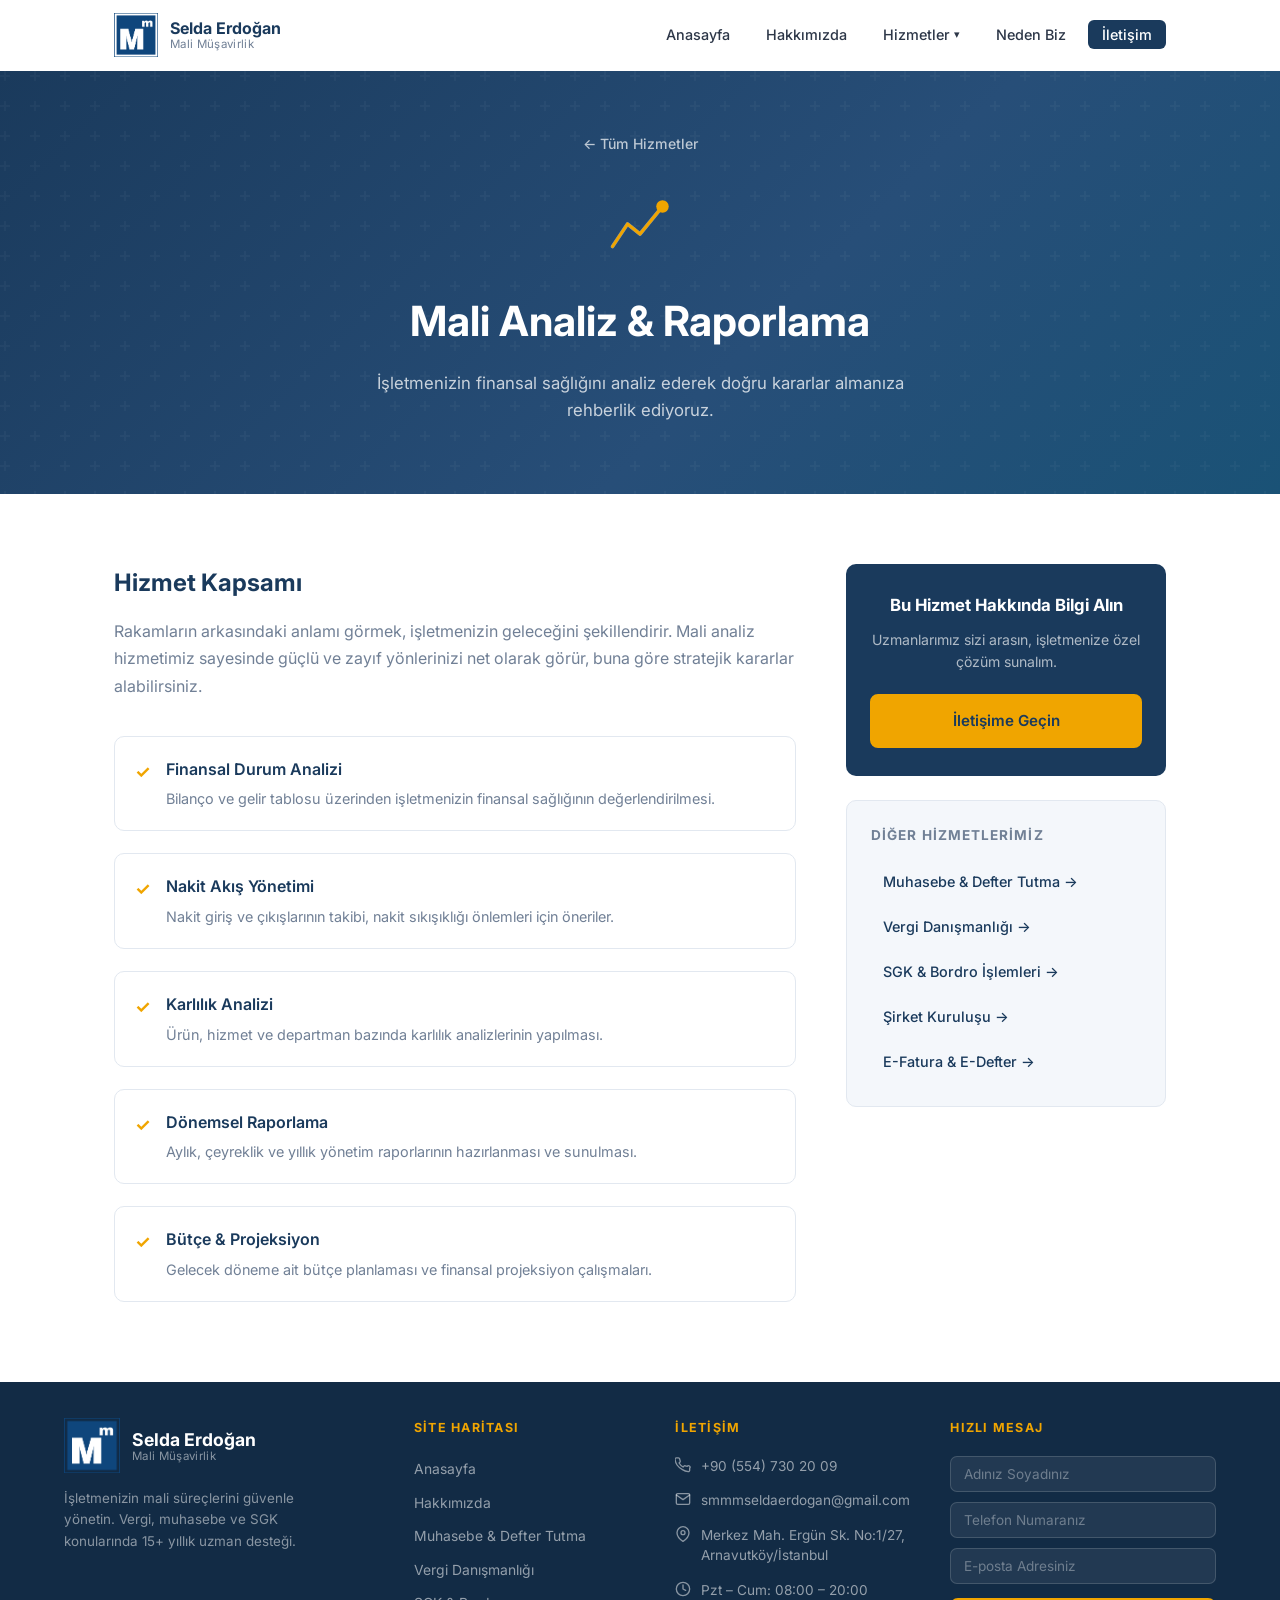
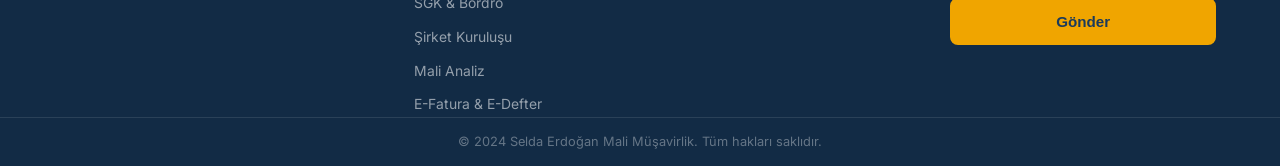
<file: hizmetler/analiz.html>
<!DOCTYPE html>
<html lang="tr">
<head>
  <meta charset="UTF-8" />
  <meta name="viewport" content="width=device-width, initial-scale=1.0" />
  <title>Mali Analiz & Raporlama – Selda Erdoğan Mali Müşavirlik</title>
  <link rel="stylesheet" href="../style.css" />
  <link rel="stylesheet" href="../hizmet.css" />
  <link href="https://fonts.googleapis.com/css2?family=Inter:wght@300;400;500;600;700&display=swap" rel="stylesheet" />
</head>
<body>

  <header class="header" id="header">
    <div class="container header-inner">
      <a href="../index.html" class="logo">
        <img src="../logo.png" alt="Selda Erdoğan Mali Müşavirlik Logo" class="logo-img" />
        <div class="logo-text">
          <span class="logo-name">Selda Erdoğan</span>
          <span class="logo-sub">Mali Müşavirlik</span>
        </div>
      </a>
      <nav class="nav" id="nav">
        <ul>
          <li><a href="../index.html#anasayfa">Anasayfa</a></li>
          <li><a href="../index.html#hakkimizda">Hakkımızda</a></li>
          <li class="has-dropdown">
            <a href="../index.html#hizmetler" class="active">Hizmetler <span class="arrow">▾</span></a>
            <ul class="dropdown">
              <li><a href="muhasebe.html">Muhasebe & Defter Tutma</a></li>
              <li><a href="vergi.html">Vergi Danışmanlığı</a></li>
              <li><a href="sgk.html">SGK & Bordro İşlemleri</a></li>
              <li><a href="sirket.html">Şirket Kuruluşu</a></li>
              <li><a href="analiz.html">Mali Analiz & Raporlama</a></li>
              <li><a href="efatura.html">E-Fatura & E-Defter</a></li>
            </ul>
          </li>
          <li><a href="../index.html#neden-biz">Neden Biz</a></li>
          <li><a href="../index.html#iletisim" class="nav-cta">İletişim</a></li>
        </ul>
      </nav>
      <button class="hamburger" id="hamburger" aria-label="Menü">
        <span></span><span></span><span></span>
      </button>
    </div>
  </header>

  <section class="hizmet-hero">
    <div class="container">
      <a href="../index.html#hizmetler" class="back-link">← Tüm Hizmetler</a>
      <div class="hizmet-hero-icon">
        <svg viewBox="0 0 64 64" fill="none" xmlns="http://www.w3.org/2000/svg" width="80" height="80">
          <polyline points="10,50 22,32 32,40 50,18" stroke="rgba(255,255,255,.4)" stroke-width="3" stroke-linecap="round" stroke-linejoin="round" fill="none"/>
          <polyline points="10,50 22,32 32,40 50,18" stroke="#f0a500" stroke-width="2.5" stroke-linecap="round" stroke-linejoin="round" fill="none"/>
          <circle cx="50" cy="18" r="5" fill="#f0a500"/>
        </svg>
      </div>
      <h1>Mali Analiz & Raporlama</h1>
      <p>İşletmenizin finansal sağlığını analiz ederek doğru kararlar almanıza rehberlik ediyoruz.</p>
    </div>
  </section>

  <section class="hizmet-content section">
    <div class="container hizmet-grid">
      <div class="hizmet-main">
        <h2>Hizmet Kapsamı</h2>
        <p>Rakamların arkasındaki anlamı görmek, işletmenizin geleceğini şekillendirir. Mali analiz hizmetimiz sayesinde güçlü ve zayıf yönlerinizi net olarak görür, buna göre stratejik kararlar alabilirsiniz.</p>

        <div class="hizmet-list">
          <div class="hizmet-list-item">
            <span class="hizmet-check">✓</span>
            <div>
              <strong>Finansal Durum Analizi</strong>
              <p>Bilanço ve gelir tablosu üzerinden işletmenizin finansal sağlığının değerlendirilmesi.</p>
            </div>
          </div>
          <div class="hizmet-list-item">
            <span class="hizmet-check">✓</span>
            <div>
              <strong>Nakit Akış Yönetimi</strong>
              <p>Nakit giriş ve çıkışlarının takibi, nakit sıkışıklığı önlemleri için öneriler.</p>
            </div>
          </div>
          <div class="hizmet-list-item">
            <span class="hizmet-check">✓</span>
            <div>
              <strong>Karlılık Analizi</strong>
              <p>Ürün, hizmet ve departman bazında karlılık analizlerinin yapılması.</p>
            </div>
          </div>
          <div class="hizmet-list-item">
            <span class="hizmet-check">✓</span>
            <div>
              <strong>Dönemsel Raporlama</strong>
              <p>Aylık, çeyreklik ve yıllık yönetim raporlarının hazırlanması ve sunulması.</p>
            </div>
          </div>
          <div class="hizmet-list-item">
            <span class="hizmet-check">✓</span>
            <div>
              <strong>Bütçe & Projeksiyon</strong>
              <p>Gelecek döneme ait bütçe planlaması ve finansal projeksiyon çalışmaları.</p>
            </div>
          </div>
        </div>
      </div>

      <div class="hizmet-side">
        <div class="hizmet-cta-box">
          <h3>Bu Hizmet Hakkında Bilgi Alın</h3>
          <p>Uzmanlarımız sizi arasın, işletmenize özel çözüm sunalım.</p>
          <a href="../index.html#iletisim" class="btn btn-primary btn-full">İletişime Geçin</a>
        </div>
        <div class="diger-hizmetler">
          <h4>Diğer Hizmetlerimiz</h4>
          <ul>
            <li><a href="muhasebe.html">Muhasebe & Defter Tutma →</a></li>
            <li><a href="vergi.html">Vergi Danışmanlığı →</a></li>
            <li><a href="sgk.html">SGK & Bordro İşlemleri →</a></li>
            <li><a href="sirket.html">Şirket Kuruluşu →</a></li>
            <li><a href="efatura.html">E-Fatura & E-Defter →</a></li>
          </ul>
        </div>
      </div>
    </div>
  </section>

  <footer class="footer">
    <div class="container footer-grid">
      <div class="footer-col">
        <a href="../index.html#anasayfa" class="logo footer-brand">
          <img src="../logo.png" alt="Logo" class="logo-img logo-img-sm" />
          <div class="logo-text">
            <span class="logo-name" style="color:#fff;">Selda Erdoğan</span>
            <span class="logo-sub" style="color:rgba(255,255,255,.5);">Mali Müşavirlik</span>
          </div>
        </a>
        <p class="footer-desc">İşletmenizin mali süreçlerini güvenle yönetin. Vergi, muhasebe ve SGK konularında 15+ yıllık uzman desteği.</p>
      </div>
      <div class="footer-col">
        <h4 class="footer-col-title">Site Haritası</h4>
        <ul class="footer-links">
          <li><a href="../index.html#anasayfa">Anasayfa</a></li>
          <li><a href="../index.html#hakkimizda">Hakkımızda</a></li>
          <li><a href="muhasebe.html">Muhasebe & Defter Tutma</a></li>
          <li><a href="vergi.html">Vergi Danışmanlığı</a></li>
          <li><a href="sgk.html">SGK & Bordro</a></li>
          <li><a href="sirket.html">Şirket Kuruluşu</a></li>
          <li><a href="analiz.html">Mali Analiz</a></li>
          <li><a href="efatura.html">E-Fatura & E-Defter</a></li>
        </ul>
      </div>
      <div class="footer-col">
        <h4 class="footer-col-title">İletişim</h4>
        <ul class="footer-contact-list">
          <li>
            <svg viewBox="0 0 24 24" fill="none" width="16" height="16"><path d="M22 16.92v3a2 2 0 01-2.18 2 19.79 19.79 0 01-8.63-3.07A19.5 19.5 0 013.09 12a19.79 19.79 0 01-3.07-8.67A2 2 0 012 1.23h3a2 2 0 012 1.72 12.84 12.84 0 00.7 2.81 2 2 0 01-.45 2.11L6.09 9a16 16 0 006 6l1.27-1.27a2 2 0 012.11-.45 12.84 12.84 0 002.81.7A2 2 0 0122 16.92z" stroke="rgba(255,255,255,.5)" stroke-width="2" stroke-linecap="round" stroke-linejoin="round"/></svg>
            +90 (554) 730 20 09
          </li>
          <li>
            <svg viewBox="0 0 24 24" fill="none" width="16" height="16"><path d="M4 4h16c1.1 0 2 .9 2 2v12c0 1.1-.9 2-2 2H4c-1.1 0-2-.9-2-2V6c0-1.1.9-2 2-2z" stroke="rgba(255,255,255,.5)" stroke-width="2" stroke-linecap="round" stroke-linejoin="round"/><polyline points="22,6 12,13 2,6" stroke="rgba(255,255,255,.5)" stroke-width="2" stroke-linecap="round" stroke-linejoin="round"/></svg>
            smmmseldaerdogan@gmail.com
          </li>
          <li>
            <svg viewBox="0 0 24 24" fill="none" width="16" height="16"><path d="M21 10c0 7-9 13-9 13s-9-6-9-13a9 9 0 0118 0z" stroke="rgba(255,255,255,.5)" stroke-width="2" stroke-linecap="round" stroke-linejoin="round"/><circle cx="12" cy="10" r="3" stroke="rgba(255,255,255,.5)" stroke-width="2"/></svg>
            Merkez Mah. Ergün Sk. No:1/27, Arnavutköy/İstanbul
          </li>
          <li>
            <svg viewBox="0 0 24 24" fill="none" width="16" height="16"><circle cx="12" cy="12" r="10" stroke="rgba(255,255,255,.5)" stroke-width="2"/><polyline points="12,6 12,12 16,14" stroke="rgba(255,255,255,.5)" stroke-width="2" stroke-linecap="round" stroke-linejoin="round"/></svg>
            Pzt – Cum: 08:00 – 20:00
          </li>
        </ul>
      </div>
      <div class="footer-col">
        <h4 class="footer-col-title">Hızlı Mesaj</h4>
        <form class="footer-form" action="https://formspree.io/f/mwvdnvgb" method="POST" onsubmit="handleFooterForm(event)">
          <div class="footer-form-group">
            <input type="text" name="name" placeholder="Adınız Soyadınız" required />
          </div>
          <div class="footer-form-group">
            <input type="tel" name="phone" placeholder="Telefon Numaranız" required />
          </div>
          <div class="footer-form-group">
            <input type="email" name="email" placeholder="E-posta Adresiniz" />
          </div>
          <button type="submit" class="btn btn-primary btn-full" style="margin-top:4px;">Gönder</button>
          <p class="footer-form-success" id="footer-form-success">Mesajınız alındı!</p>
        </form>
      </div>
    </div>
    <div class="footer-bottom">
      <p>© 2024 Selda Erdoğan Mali Müşavirlik. Tüm hakları saklıdır.</p>
    </div>
  </footer>

  <script>
    const hamburger = document.getElementById('hamburger');
    const nav = document.getElementById('nav');
    hamburger.addEventListener('click', () => { nav.classList.toggle('open'); hamburger.classList.toggle('active'); });
    window.addEventListener('scroll', () => { document.getElementById('header').classList.toggle('scrolled', window.scrollY > 20); });
    async function handleFooterForm(e) {
      e.preventDefault();
      const form = e.target;
      const btn = form.querySelector('button[type=submit]');
      btn.disabled = true; btn.textContent = 'Gönderiliyor...';
      try {
        const res = await fetch(form.action, { method: 'POST', body: new FormData(form), headers: { Accept: 'application/json' } });
        if (res.ok) { document.getElementById('footer-form-success').style.display = 'block'; form.reset(); }
        else { alert('Bir hata oluştu, lütfen tekrar deneyin.'); }
      } catch { alert('Bağlantı hatası, lütfen tekrar deneyin.'); }
      btn.disabled = false; btn.textContent = 'Gönder';
    }
  </script>
</body>
</html>
</file>
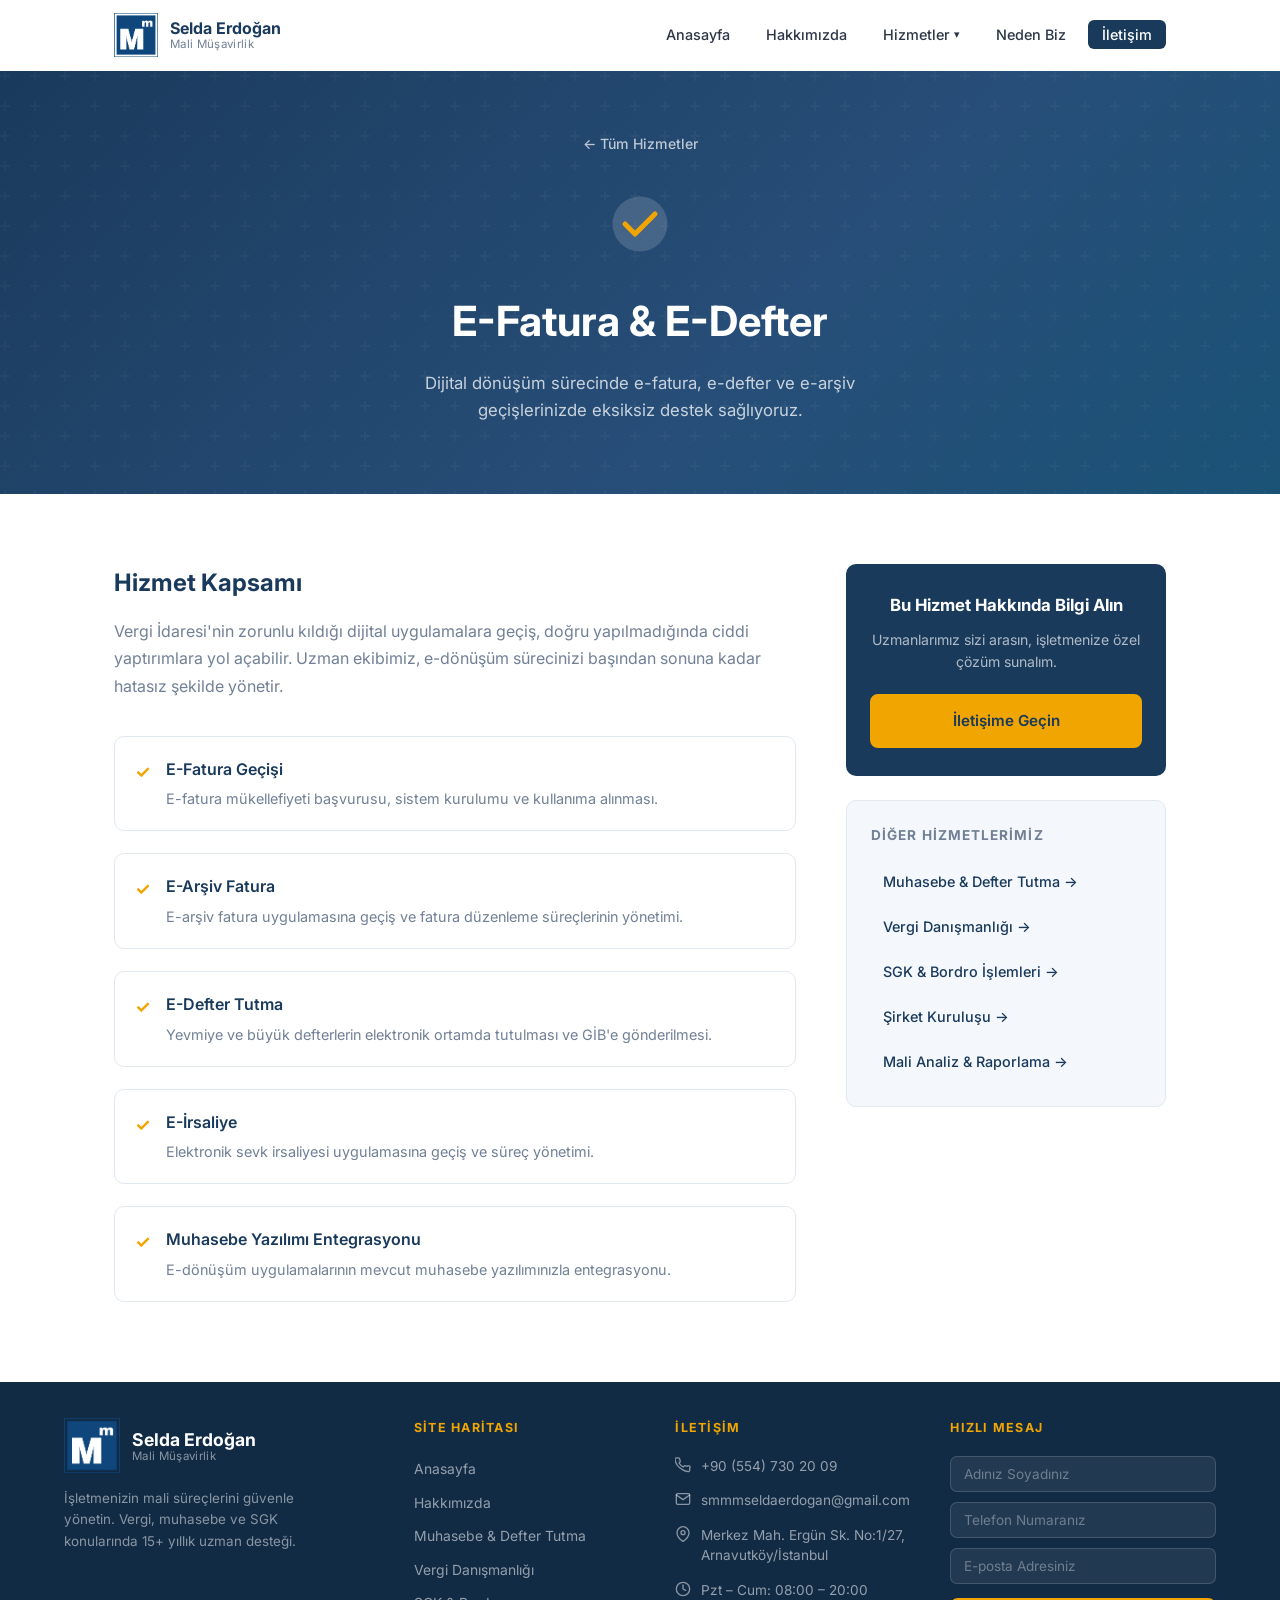
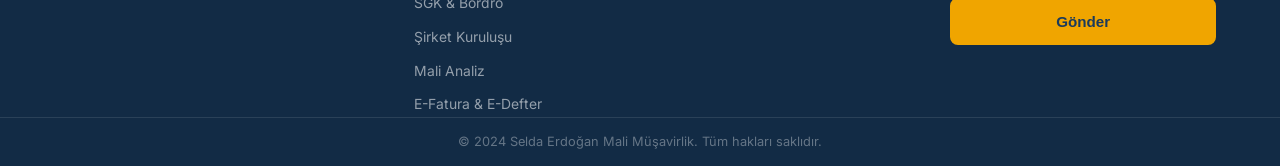
<file: hizmetler/efatura.html>
<!DOCTYPE html>
<html lang="tr">
<head>
  <meta charset="UTF-8" />
  <meta name="viewport" content="width=device-width, initial-scale=1.0" />
  <title>E-Fatura & E-Defter – Selda Erdoğan Mali Müşavirlik</title>
  <link rel="stylesheet" href="../style.css" />
  <link rel="stylesheet" href="../hizmet.css" />
  <link href="https://fonts.googleapis.com/css2?family=Inter:wght@300;400;500;600;700&display=swap" rel="stylesheet" />
</head>
<body>

  <header class="header" id="header">
    <div class="container header-inner">
      <a href="../index.html" class="logo">
        <img src="../logo.png" alt="Selda Erdoğan Mali Müşavirlik Logo" class="logo-img" />
        <div class="logo-text">
          <span class="logo-name">Selda Erdoğan</span>
          <span class="logo-sub">Mali Müşavirlik</span>
        </div>
      </a>
      <nav class="nav" id="nav">
        <ul>
          <li><a href="../index.html#anasayfa">Anasayfa</a></li>
          <li><a href="../index.html#hakkimizda">Hakkımızda</a></li>
          <li class="has-dropdown">
            <a href="../index.html#hizmetler" class="active">Hizmetler <span class="arrow">▾</span></a>
            <ul class="dropdown">
              <li><a href="muhasebe.html">Muhasebe & Defter Tutma</a></li>
              <li><a href="vergi.html">Vergi Danışmanlığı</a></li>
              <li><a href="sgk.html">SGK & Bordro İşlemleri</a></li>
              <li><a href="sirket.html">Şirket Kuruluşu</a></li>
              <li><a href="analiz.html">Mali Analiz & Raporlama</a></li>
              <li><a href="efatura.html">E-Fatura & E-Defter</a></li>
            </ul>
          </li>
          <li><a href="../index.html#neden-biz">Neden Biz</a></li>
          <li><a href="../index.html#iletisim" class="nav-cta">İletişim</a></li>
        </ul>
      </nav>
      <button class="hamburger" id="hamburger" aria-label="Menü">
        <span></span><span></span><span></span>
      </button>
    </div>
  </header>

  <section class="hizmet-hero">
    <div class="container">
      <a href="../index.html#hizmetler" class="back-link">← Tüm Hizmetler</a>
      <div class="hizmet-hero-icon">
        <svg viewBox="0 0 64 64" fill="none" xmlns="http://www.w3.org/2000/svg" width="80" height="80">
          <rect x="10" y="10" width="44" height="44" rx="22" fill="rgba(255,255,255,.15)"/>
          <path d="M20 32 L28 40 L44 24" stroke="#f0a500" stroke-width="4" stroke-linecap="round" stroke-linejoin="round"/>
        </svg>
      </div>
      <h1>E-Fatura & E-Defter</h1>
      <p>Dijital dönüşüm sürecinde e-fatura, e-defter ve e-arşiv geçişlerinizde eksiksiz destek sağlıyoruz.</p>
    </div>
  </section>

  <section class="hizmet-content section">
    <div class="container hizmet-grid">
      <div class="hizmet-main">
        <h2>Hizmet Kapsamı</h2>
        <p>Vergi İdaresi'nin zorunlu kıldığı dijital uygulamalara geçiş, doğru yapılmadığında ciddi yaptırımlara yol açabilir. Uzman ekibimiz, e-dönüşüm sürecinizi başından sonuna kadar hatasız şekilde yönetir.</p>

        <div class="hizmet-list">
          <div class="hizmet-list-item">
            <span class="hizmet-check">✓</span>
            <div>
              <strong>E-Fatura Geçişi</strong>
              <p>E-fatura mükellefiyeti başvurusu, sistem kurulumu ve kullanıma alınması.</p>
            </div>
          </div>
          <div class="hizmet-list-item">
            <span class="hizmet-check">✓</span>
            <div>
              <strong>E-Arşiv Fatura</strong>
              <p>E-arşiv fatura uygulamasına geçiş ve fatura düzenleme süreçlerinin yönetimi.</p>
            </div>
          </div>
          <div class="hizmet-list-item">
            <span class="hizmet-check">✓</span>
            <div>
              <strong>E-Defter Tutma</strong>
              <p>Yevmiye ve büyük defterlerin elektronik ortamda tutulması ve GİB'e gönderilmesi.</p>
            </div>
          </div>
          <div class="hizmet-list-item">
            <span class="hizmet-check">✓</span>
            <div>
              <strong>E-İrsaliye</strong>
              <p>Elektronik sevk irsaliyesi uygulamasına geçiş ve süreç yönetimi.</p>
            </div>
          </div>
          <div class="hizmet-list-item">
            <span class="hizmet-check">✓</span>
            <div>
              <strong>Muhasebe Yazılımı Entegrasyonu</strong>
              <p>E-dönüşüm uygulamalarının mevcut muhasebe yazılımınızla entegrasyonu.</p>
            </div>
          </div>
        </div>
      </div>

      <div class="hizmet-side">
        <div class="hizmet-cta-box">
          <h3>Bu Hizmet Hakkında Bilgi Alın</h3>
          <p>Uzmanlarımız sizi arasın, işletmenize özel çözüm sunalım.</p>
          <a href="../index.html#iletisim" class="btn btn-primary btn-full">İletişime Geçin</a>
        </div>
        <div class="diger-hizmetler">
          <h4>Diğer Hizmetlerimiz</h4>
          <ul>
            <li><a href="muhasebe.html">Muhasebe & Defter Tutma →</a></li>
            <li><a href="vergi.html">Vergi Danışmanlığı →</a></li>
            <li><a href="sgk.html">SGK & Bordro İşlemleri →</a></li>
            <li><a href="sirket.html">Şirket Kuruluşu →</a></li>
            <li><a href="analiz.html">Mali Analiz & Raporlama →</a></li>
          </ul>
        </div>
      </div>
    </div>
  </section>

  <footer class="footer">
    <div class="container footer-grid">
      <div class="footer-col">
        <a href="../index.html#anasayfa" class="logo footer-brand">
          <img src="../logo.png" alt="Logo" class="logo-img logo-img-sm" />
          <div class="logo-text">
            <span class="logo-name" style="color:#fff;">Selda Erdoğan</span>
            <span class="logo-sub" style="color:rgba(255,255,255,.5);">Mali Müşavirlik</span>
          </div>
        </a>
        <p class="footer-desc">İşletmenizin mali süreçlerini güvenle yönetin. Vergi, muhasebe ve SGK konularında 15+ yıllık uzman desteği.</p>
      </div>
      <div class="footer-col">
        <h4 class="footer-col-title">Site Haritası</h4>
        <ul class="footer-links">
          <li><a href="../index.html#anasayfa">Anasayfa</a></li>
          <li><a href="../index.html#hakkimizda">Hakkımızda</a></li>
          <li><a href="muhasebe.html">Muhasebe & Defter Tutma</a></li>
          <li><a href="vergi.html">Vergi Danışmanlığı</a></li>
          <li><a href="sgk.html">SGK & Bordro</a></li>
          <li><a href="sirket.html">Şirket Kuruluşu</a></li>
          <li><a href="analiz.html">Mali Analiz</a></li>
          <li><a href="efatura.html">E-Fatura & E-Defter</a></li>
        </ul>
      </div>
      <div class="footer-col">
        <h4 class="footer-col-title">İletişim</h4>
        <ul class="footer-contact-list">
          <li>
            <svg viewBox="0 0 24 24" fill="none" width="16" height="16"><path d="M22 16.92v3a2 2 0 01-2.18 2 19.79 19.79 0 01-8.63-3.07A19.5 19.5 0 013.09 12a19.79 19.79 0 01-3.07-8.67A2 2 0 012 1.23h3a2 2 0 012 1.72 12.84 12.84 0 00.7 2.81 2 2 0 01-.45 2.11L6.09 9a16 16 0 006 6l1.27-1.27a2 2 0 012.11-.45 12.84 12.84 0 002.81.7A2 2 0 0122 16.92z" stroke="rgba(255,255,255,.5)" stroke-width="2" stroke-linecap="round" stroke-linejoin="round"/></svg>
            +90 (554) 730 20 09
          </li>
          <li>
            <svg viewBox="0 0 24 24" fill="none" width="16" height="16"><path d="M4 4h16c1.1 0 2 .9 2 2v12c0 1.1-.9 2-2 2H4c-1.1 0-2-.9-2-2V6c0-1.1.9-2 2-2z" stroke="rgba(255,255,255,.5)" stroke-width="2" stroke-linecap="round" stroke-linejoin="round"/><polyline points="22,6 12,13 2,6" stroke="rgba(255,255,255,.5)" stroke-width="2" stroke-linecap="round" stroke-linejoin="round"/></svg>
            smmmseldaerdogan@gmail.com
          </li>
          <li>
            <svg viewBox="0 0 24 24" fill="none" width="16" height="16"><path d="M21 10c0 7-9 13-9 13s-9-6-9-13a9 9 0 0118 0z" stroke="rgba(255,255,255,.5)" stroke-width="2" stroke-linecap="round" stroke-linejoin="round"/><circle cx="12" cy="10" r="3" stroke="rgba(255,255,255,.5)" stroke-width="2"/></svg>
            Merkez Mah. Ergün Sk. No:1/27, Arnavutköy/İstanbul
          </li>
          <li>
            <svg viewBox="0 0 24 24" fill="none" width="16" height="16"><circle cx="12" cy="12" r="10" stroke="rgba(255,255,255,.5)" stroke-width="2"/><polyline points="12,6 12,12 16,14" stroke="rgba(255,255,255,.5)" stroke-width="2" stroke-linecap="round" stroke-linejoin="round"/></svg>
            Pzt – Cum: 08:00 – 20:00
          </li>
        </ul>
      </div>
      <div class="footer-col">
        <h4 class="footer-col-title">Hızlı Mesaj</h4>
        <form class="footer-form" action="https://formspree.io/f/mwvdnvgb" method="POST" onsubmit="handleFooterForm(event)">
          <div class="footer-form-group">
            <input type="text" name="name" placeholder="Adınız Soyadınız" required />
          </div>
          <div class="footer-form-group">
            <input type="tel" name="phone" placeholder="Telefon Numaranız" required />
          </div>
          <div class="footer-form-group">
            <input type="email" name="email" placeholder="E-posta Adresiniz" />
          </div>
          <button type="submit" class="btn btn-primary btn-full" style="margin-top:4px;">Gönder</button>
          <p class="footer-form-success" id="footer-form-success">Mesajınız alındı!</p>
        </form>
      </div>
    </div>
    <div class="footer-bottom">
      <p>© 2024 Selda Erdoğan Mali Müşavirlik. Tüm hakları saklıdır.</p>
    </div>
  </footer>

  <script>
    const hamburger = document.getElementById('hamburger');
    const nav = document.getElementById('nav');
    hamburger.addEventListener('click', () => { nav.classList.toggle('open'); hamburger.classList.toggle('active'); });
    window.addEventListener('scroll', () => { document.getElementById('header').classList.toggle('scrolled', window.scrollY > 20); });
    async function handleFooterForm(e) {
      e.preventDefault();
      const form = e.target;
      const btn = form.querySelector('button[type=submit]');
      btn.disabled = true; btn.textContent = 'Gönderiliyor...';
      try {
        const res = await fetch(form.action, { method: 'POST', body: new FormData(form), headers: { Accept: 'application/json' } });
        if (res.ok) { document.getElementById('footer-form-success').style.display = 'block'; form.reset(); }
        else { alert('Bir hata oluştu, lütfen tekrar deneyin.'); }
      } catch { alert('Bağlantı hatası, lütfen tekrar deneyin.'); }
      btn.disabled = false; btn.textContent = 'Gönder';
    }
  </script>
</body>
</html>
</file>
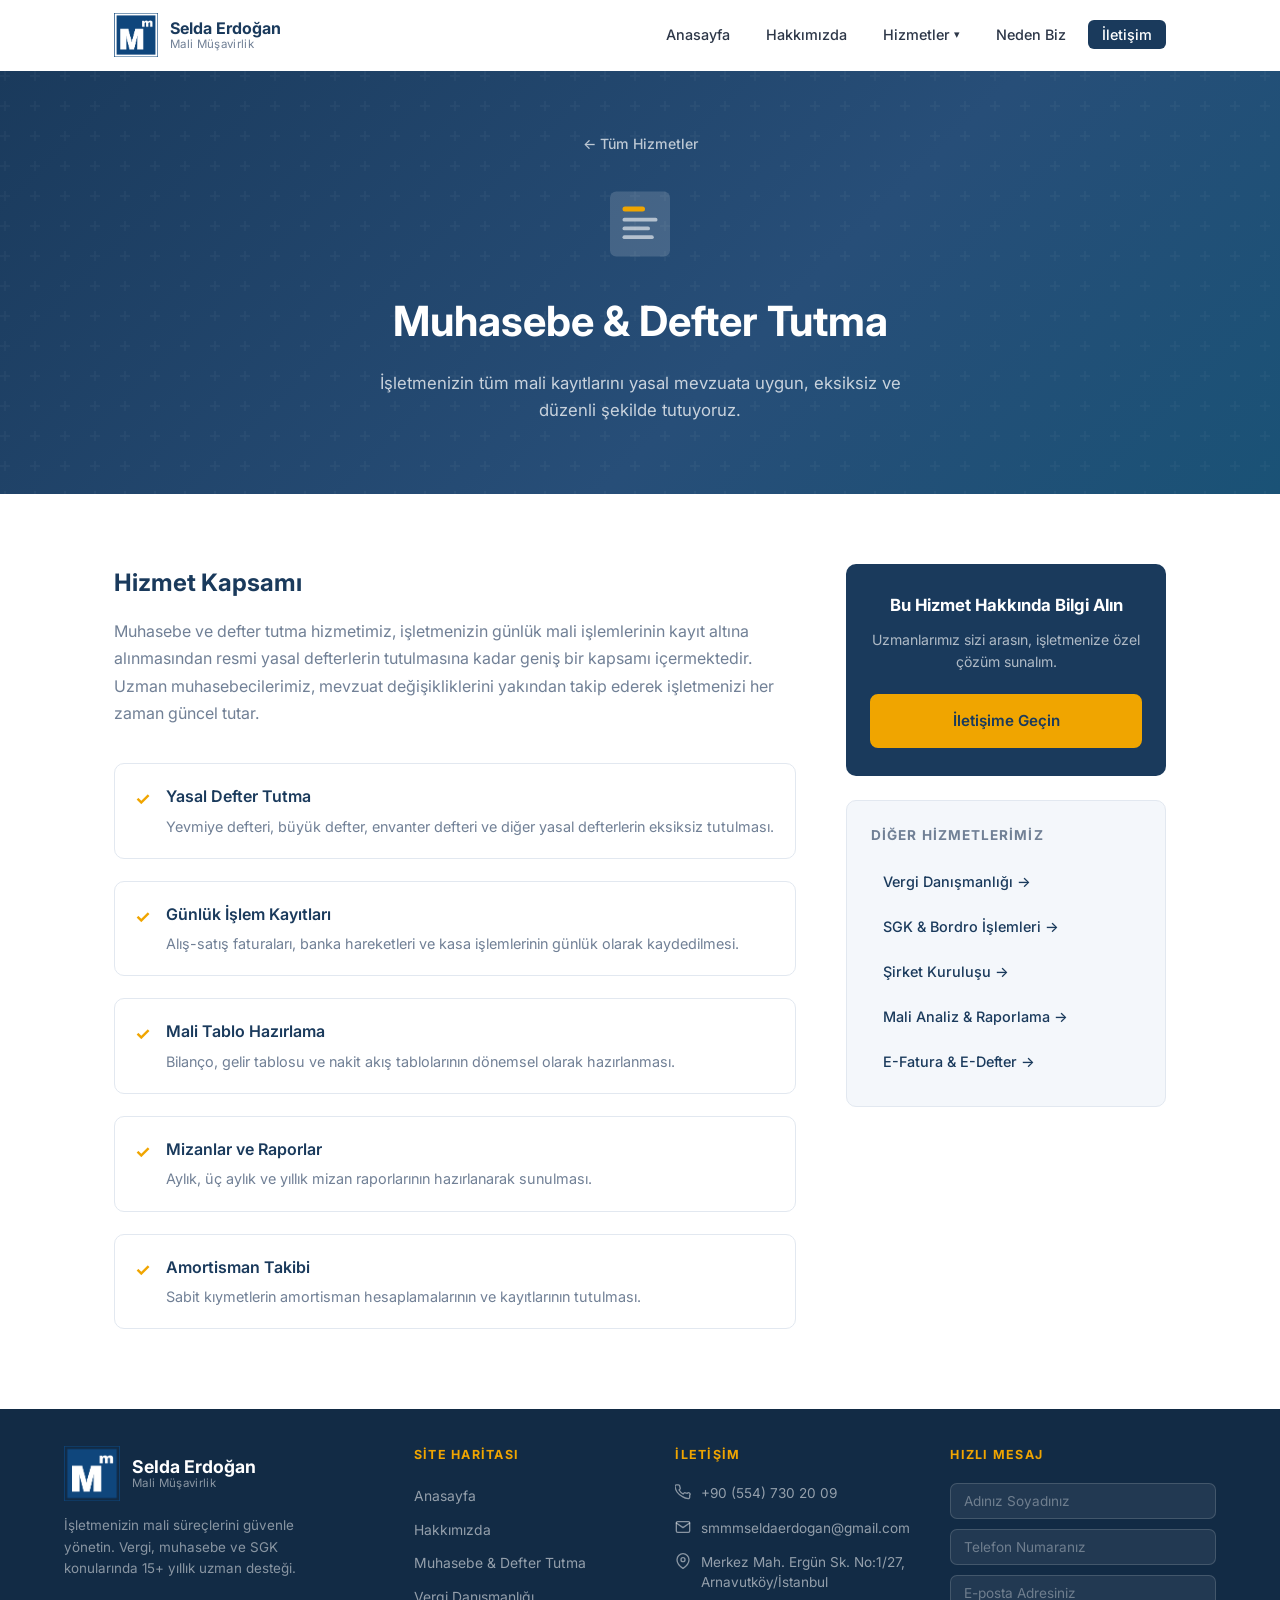
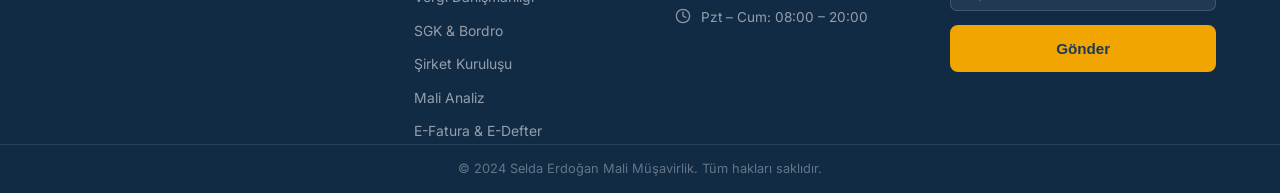
<file: hizmetler/muhasebe.html>
<!DOCTYPE html>
<html lang="tr">
<head>
  <meta charset="UTF-8" />
  <meta name="viewport" content="width=device-width, initial-scale=1.0" />
  <title>Muhasebe & Defter Tutma – Selda Erdoğan Mali Müşavirlik</title>
  <link rel="stylesheet" href="../style.css" />
  <link rel="stylesheet" href="../hizmet.css" />
  <link href="https://fonts.googleapis.com/css2?family=Inter:wght@300;400;500;600;700&display=swap" rel="stylesheet" />
</head>
<body>

  <header class="header" id="header">
    <div class="container header-inner">
      <a href="../index.html" class="logo">
        <img src="../logo.png" alt="Selda Erdoğan Mali Müşavirlik Logo" class="logo-img" />
        <div class="logo-text">
          <span class="logo-name">Selda Erdoğan</span>
          <span class="logo-sub">Mali Müşavirlik</span>
        </div>
      </a>
      <nav class="nav" id="nav">
        <ul>
          <li><a href="../index.html#anasayfa">Anasayfa</a></li>
          <li><a href="../index.html#hakkimizda">Hakkımızda</a></li>
          <li class="has-dropdown">
            <a href="../index.html#hizmetler" class="active">Hizmetler <span class="arrow">▾</span></a>
            <ul class="dropdown">
              <li><a href="muhasebe.html">Muhasebe & Defter Tutma</a></li>
              <li><a href="vergi.html">Vergi Danışmanlığı</a></li>
              <li><a href="sgk.html">SGK & Bordro İşlemleri</a></li>
              <li><a href="sirket.html">Şirket Kuruluşu</a></li>
              <li><a href="analiz.html">Mali Analiz & Raporlama</a></li>
              <li><a href="efatura.html">E-Fatura & E-Defter</a></li>
            </ul>
          </li>
          <li><a href="../index.html#neden-biz">Neden Biz</a></li>
          <li><a href="../index.html#iletisim" class="nav-cta">İletişim</a></li>
        </ul>
      </nav>
      <button class="hamburger" id="hamburger" aria-label="Menü">
        <span></span><span></span><span></span>
      </button>
    </div>
  </header>

  <section class="hizmet-hero">
    <div class="container">
      <a href="../index.html#hizmetler" class="back-link">← Tüm Hizmetler</a>
      <div class="hizmet-hero-icon">
        <svg viewBox="0 0 64 64" fill="none" xmlns="http://www.w3.org/2000/svg" width="80" height="80">
          <rect x="8" y="6" width="48" height="52" rx="5" fill="rgba(255,255,255,.15)"/>
          <rect x="18" y="18" width="18" height="4" rx="2" fill="#f0a500"/>
          <rect x="18" y="27" width="28" height="3" rx="1.5" fill="#fff" opacity=".6"/>
          <rect x="18" y="34" width="22" height="3" rx="1.5" fill="#fff" opacity=".6"/>
          <rect x="18" y="41" width="25" height="3" rx="1.5" fill="#fff" opacity=".6"/>
        </svg>
      </div>
      <h1>Muhasebe & Defter Tutma</h1>
      <p>İşletmenizin tüm mali kayıtlarını yasal mevzuata uygun, eksiksiz ve düzenli şekilde tutuyoruz.</p>
    </div>
  </section>

  <section class="hizmet-content section">
    <div class="container hizmet-grid">
      <div class="hizmet-main">
        <h2>Hizmet Kapsamı</h2>
        <p>Muhasebe ve defter tutma hizmetimiz, işletmenizin günlük mali işlemlerinin kayıt altına alınmasından resmi yasal defterlerin tutulmasına kadar geniş bir kapsamı içermektedir. Uzman muhasebecilerimiz, mevzuat değişikliklerini yakından takip ederek işletmenizi her zaman güncel tutar.</p>

        <div class="hizmet-list">
          <div class="hizmet-list-item">
            <span class="hizmet-check">✓</span>
            <div>
              <strong>Yasal Defter Tutma</strong>
              <p>Yevmiye defteri, büyük defter, envanter defteri ve diğer yasal defterlerin eksiksiz tutulması.</p>
            </div>
          </div>
          <div class="hizmet-list-item">
            <span class="hizmet-check">✓</span>
            <div>
              <strong>Günlük İşlem Kayıtları</strong>
              <p>Alış-satış faturaları, banka hareketleri ve kasa işlemlerinin günlük olarak kaydedilmesi.</p>
            </div>
          </div>
          <div class="hizmet-list-item">
            <span class="hizmet-check">✓</span>
            <div>
              <strong>Mali Tablo Hazırlama</strong>
              <p>Bilanço, gelir tablosu ve nakit akış tablolarının dönemsel olarak hazırlanması.</p>
            </div>
          </div>
          <div class="hizmet-list-item">
            <span class="hizmet-check">✓</span>
            <div>
              <strong>Mizanlar ve Raporlar</strong>
              <p>Aylık, üç aylık ve yıllık mizan raporlarının hazırlanarak sunulması.</p>
            </div>
          </div>
          <div class="hizmet-list-item">
            <span class="hizmet-check">✓</span>
            <div>
              <strong>Amortisman Takibi</strong>
              <p>Sabit kıymetlerin amortisman hesaplamalarının ve kayıtlarının tutulması.</p>
            </div>
          </div>
        </div>
      </div>

      <div class="hizmet-side">
        <div class="hizmet-cta-box">
          <h3>Bu Hizmet Hakkında Bilgi Alın</h3>
          <p>Uzmanlarımız sizi arasın, işletmenize özel çözüm sunalım.</p>
          <a href="../index.html#iletisim" class="btn btn-primary btn-full">İletişime Geçin</a>
        </div>
        <div class="diger-hizmetler">
          <h4>Diğer Hizmetlerimiz</h4>
          <ul>
            <li><a href="vergi.html">Vergi Danışmanlığı →</a></li>
            <li><a href="sgk.html">SGK & Bordro İşlemleri →</a></li>
            <li><a href="sirket.html">Şirket Kuruluşu →</a></li>
            <li><a href="analiz.html">Mali Analiz & Raporlama →</a></li>
            <li><a href="efatura.html">E-Fatura & E-Defter →</a></li>
          </ul>
        </div>
      </div>
    </div>
  </section>

  <footer class="footer">
    <div class="container footer-grid">
      <div class="footer-col">
        <a href="../index.html#anasayfa" class="logo footer-brand">
          <img src="../logo.png" alt="Logo" class="logo-img logo-img-sm" />
          <div class="logo-text">
            <span class="logo-name" style="color:#fff;">Selda Erdoğan</span>
            <span class="logo-sub" style="color:rgba(255,255,255,.5);">Mali Müşavirlik</span>
          </div>
        </a>
        <p class="footer-desc">İşletmenizin mali süreçlerini güvenle yönetin. Vergi, muhasebe ve SGK konularında 15+ yıllık uzman desteği.</p>
      </div>
      <div class="footer-col">
        <h4 class="footer-col-title">Site Haritası</h4>
        <ul class="footer-links">
          <li><a href="../index.html#anasayfa">Anasayfa</a></li>
          <li><a href="../index.html#hakkimizda">Hakkımızda</a></li>
          <li><a href="muhasebe.html">Muhasebe & Defter Tutma</a></li>
          <li><a href="vergi.html">Vergi Danışmanlığı</a></li>
          <li><a href="sgk.html">SGK & Bordro</a></li>
          <li><a href="sirket.html">Şirket Kuruluşu</a></li>
          <li><a href="analiz.html">Mali Analiz</a></li>
          <li><a href="efatura.html">E-Fatura & E-Defter</a></li>
        </ul>
      </div>
      <div class="footer-col">
        <h4 class="footer-col-title">İletişim</h4>
        <ul class="footer-contact-list">
          <li>
            <svg viewBox="0 0 24 24" fill="none" width="16" height="16"><path d="M22 16.92v3a2 2 0 01-2.18 2 19.79 19.79 0 01-8.63-3.07A19.5 19.5 0 013.09 12a19.79 19.79 0 01-3.07-8.67A2 2 0 012 1.23h3a2 2 0 012 1.72 12.84 12.84 0 00.7 2.81 2 2 0 01-.45 2.11L6.09 9a16 16 0 006 6l1.27-1.27a2 2 0 012.11-.45 12.84 12.84 0 002.81.7A2 2 0 0122 16.92z" stroke="rgba(255,255,255,.5)" stroke-width="2" stroke-linecap="round" stroke-linejoin="round"/></svg>
            +90 (554) 730 20 09
          </li>
          <li>
            <svg viewBox="0 0 24 24" fill="none" width="16" height="16"><path d="M4 4h16c1.1 0 2 .9 2 2v12c0 1.1-.9 2-2 2H4c-1.1 0-2-.9-2-2V6c0-1.1.9-2 2-2z" stroke="rgba(255,255,255,.5)" stroke-width="2" stroke-linecap="round" stroke-linejoin="round"/><polyline points="22,6 12,13 2,6" stroke="rgba(255,255,255,.5)" stroke-width="2" stroke-linecap="round" stroke-linejoin="round"/></svg>
            smmmseldaerdogan@gmail.com
          </li>
          <li>
            <svg viewBox="0 0 24 24" fill="none" width="16" height="16"><path d="M21 10c0 7-9 13-9 13s-9-6-9-13a9 9 0 0118 0z" stroke="rgba(255,255,255,.5)" stroke-width="2" stroke-linecap="round" stroke-linejoin="round"/><circle cx="12" cy="10" r="3" stroke="rgba(255,255,255,.5)" stroke-width="2"/></svg>
            Merkez Mah. Ergün Sk. No:1/27, Arnavutköy/İstanbul
          </li>
          <li>
            <svg viewBox="0 0 24 24" fill="none" width="16" height="16"><circle cx="12" cy="12" r="10" stroke="rgba(255,255,255,.5)" stroke-width="2"/><polyline points="12,6 12,12 16,14" stroke="rgba(255,255,255,.5)" stroke-width="2" stroke-linecap="round" stroke-linejoin="round"/></svg>
            Pzt – Cum: 08:00 – 20:00
          </li>
        </ul>
      </div>
      <div class="footer-col">
        <h4 class="footer-col-title">Hızlı Mesaj</h4>
        <form class="footer-form" action="https://formspree.io/f/mwvdnvgb" method="POST" onsubmit="handleFooterForm(event)">
          <div class="footer-form-group">
            <input type="text" name="name" placeholder="Adınız Soyadınız" required />
          </div>
          <div class="footer-form-group">
            <input type="tel" name="phone" placeholder="Telefon Numaranız" required />
          </div>
          <div class="footer-form-group">
            <input type="email" name="email" placeholder="E-posta Adresiniz" />
          </div>
          <button type="submit" class="btn btn-primary btn-full" style="margin-top:4px;">Gönder</button>
          <p class="footer-form-success" id="footer-form-success">Mesajınız alındı!</p>
        </form>
      </div>
    </div>
    <div class="footer-bottom">
      <p>© 2024 Selda Erdoğan Mali Müşavirlik. Tüm hakları saklıdır.</p>
    </div>
  </footer>

  <script>
    const hamburger = document.getElementById('hamburger');
    const nav = document.getElementById('nav');
    hamburger.addEventListener('click', () => { nav.classList.toggle('open'); hamburger.classList.toggle('active'); });
    window.addEventListener('scroll', () => { document.getElementById('header').classList.toggle('scrolled', window.scrollY > 20); });
    async function handleFooterForm(e) {
      e.preventDefault();
      const form = e.target;
      const btn = form.querySelector('button[type=submit]');
      btn.disabled = true; btn.textContent = 'Gönderiliyor...';
      try {
        const res = await fetch(form.action, { method: 'POST', body: new FormData(form), headers: { Accept: 'application/json' } });
        if (res.ok) { document.getElementById('footer-form-success').style.display = 'block'; form.reset(); }
        else { alert('Bir hata oluştu, lütfen tekrar deneyin.'); }
      } catch { alert('Bağlantı hatası, lütfen tekrar deneyin.'); }
      btn.disabled = false; btn.textContent = 'Gönder';
    }
  </script>
</body>
</html>
</file>
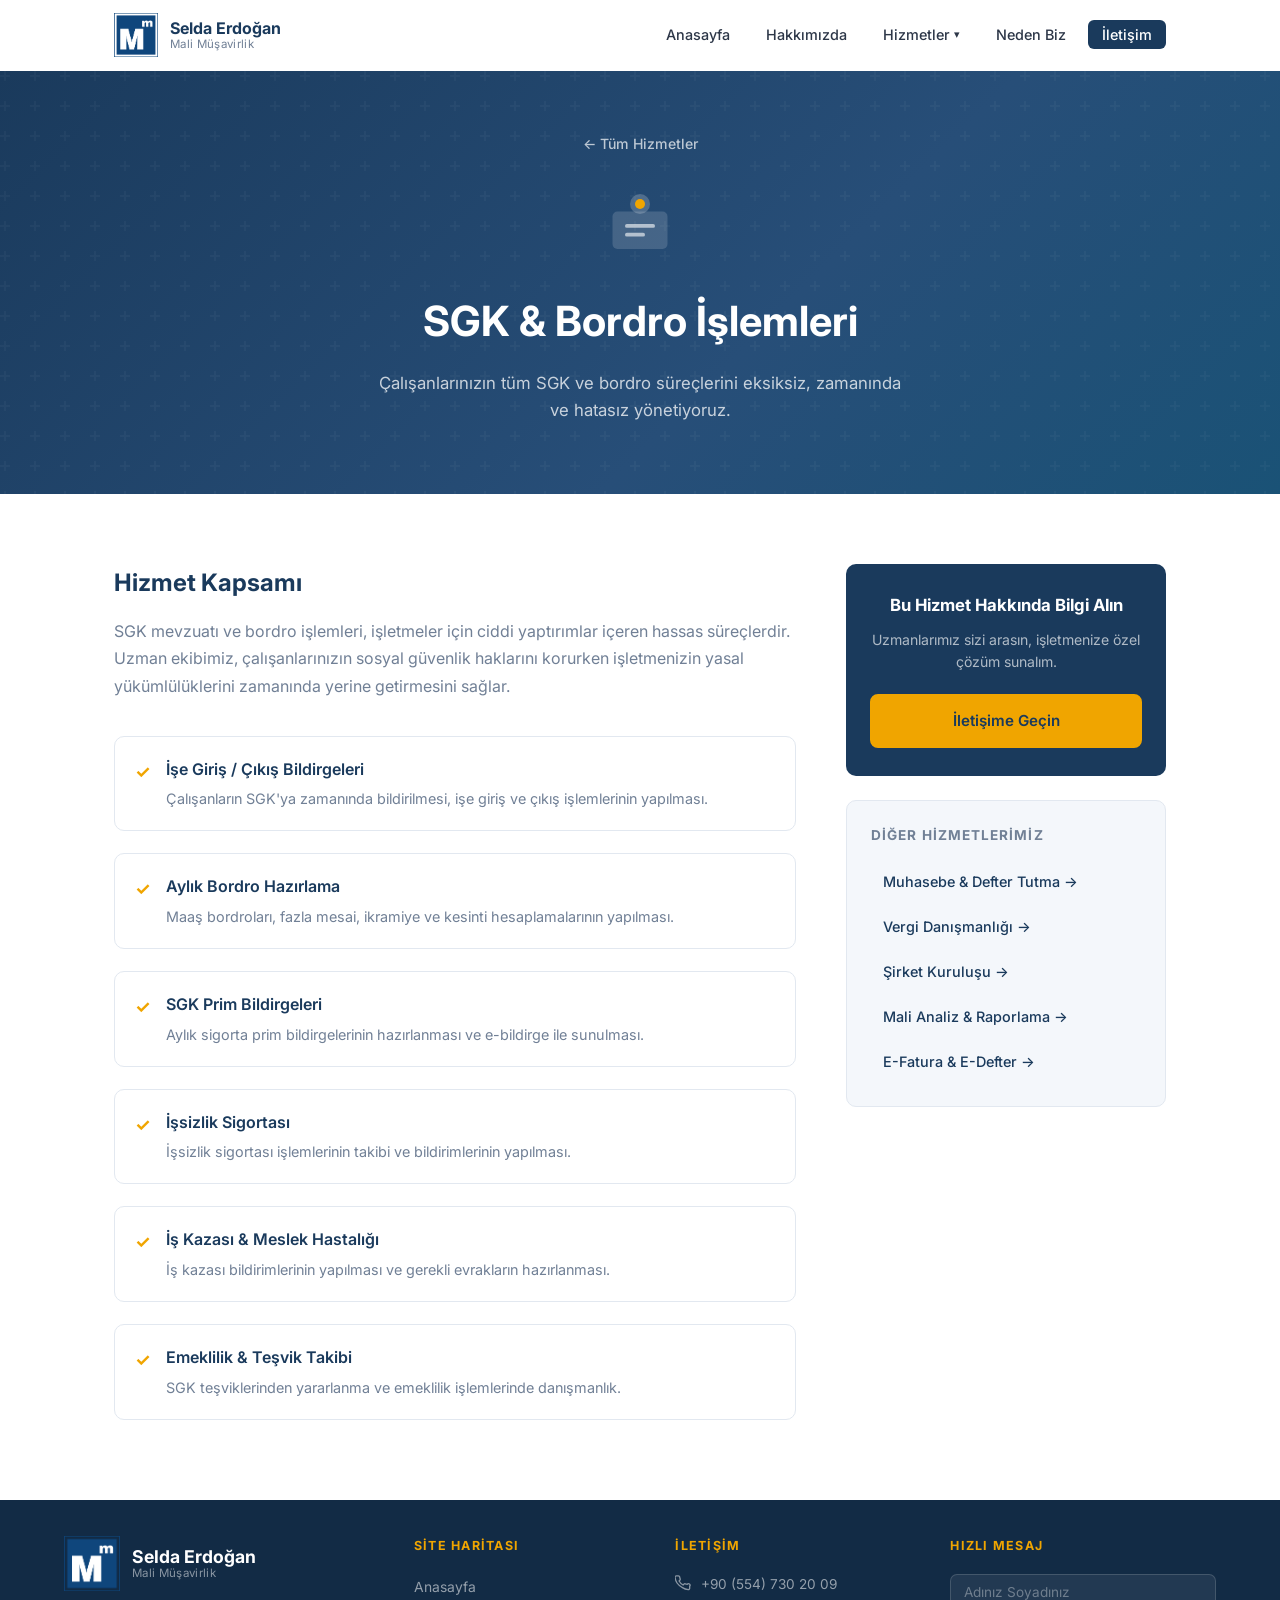
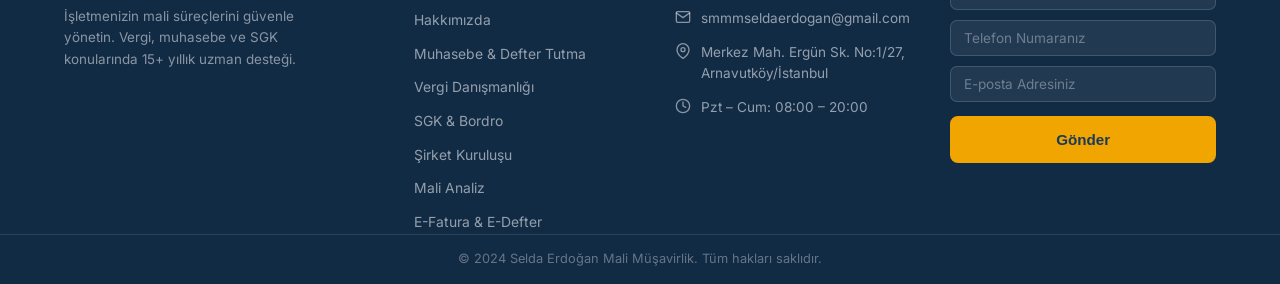
<file: hizmetler/sgk.html>
<!DOCTYPE html>
<html lang="tr">
<head>
  <meta charset="UTF-8" />
  <meta name="viewport" content="width=device-width, initial-scale=1.0" />
  <title>SGK & Bordro İşlemleri – Selda Erdoğan Mali Müşavirlik</title>
  <link rel="stylesheet" href="../style.css" />
  <link rel="stylesheet" href="../hizmet.css" />
  <link href="https://fonts.googleapis.com/css2?family=Inter:wght@300;400;500;600;700&display=swap" rel="stylesheet" />
</head>
<body>

  <header class="header" id="header">
    <div class="container header-inner">
      <a href="../index.html" class="logo">
        <img src="../logo.png" alt="Selda Erdoğan Mali Müşavirlik Logo" class="logo-img" />
        <div class="logo-text">
          <span class="logo-name">Selda Erdoğan</span>
          <span class="logo-sub">Mali Müşavirlik</span>
        </div>
      </a>
      <nav class="nav" id="nav">
        <ul>
          <li><a href="../index.html#anasayfa">Anasayfa</a></li>
          <li><a href="../index.html#hakkimizda">Hakkımızda</a></li>
          <li class="has-dropdown">
            <a href="../index.html#hizmetler" class="active">Hizmetler <span class="arrow">▾</span></a>
            <ul class="dropdown">
              <li><a href="muhasebe.html">Muhasebe & Defter Tutma</a></li>
              <li><a href="vergi.html">Vergi Danışmanlığı</a></li>
              <li><a href="sgk.html">SGK & Bordro İşlemleri</a></li>
              <li><a href="sirket.html">Şirket Kuruluşu</a></li>
              <li><a href="analiz.html">Mali Analiz & Raporlama</a></li>
              <li><a href="efatura.html">E-Fatura & E-Defter</a></li>
            </ul>
          </li>
          <li><a href="../index.html#neden-biz">Neden Biz</a></li>
          <li><a href="../index.html#iletisim" class="nav-cta">İletişim</a></li>
        </ul>
      </nav>
      <button class="hamburger" id="hamburger" aria-label="Menü">
        <span></span><span></span><span></span>
      </button>
    </div>
  </header>

  <section class="hizmet-hero">
    <div class="container">
      <a href="../index.html#hizmetler" class="back-link">← Tüm Hizmetler</a>
      <div class="hizmet-hero-icon">
        <svg viewBox="0 0 64 64" fill="none" xmlns="http://www.w3.org/2000/svg" width="80" height="80">
          <rect x="10" y="22" width="44" height="30" rx="4" fill="rgba(255,255,255,.15)"/>
          <circle cx="32" cy="16" r="8" fill="rgba(255,255,255,.2)"/>
          <circle cx="32" cy="16" r="4" fill="#f0a500"/>
          <rect x="20" y="32" width="24" height="3" rx="1.5" fill="#fff" opacity=".6"/>
          <rect x="20" y="39" width="16" height="3" rx="1.5" fill="#fff" opacity=".6"/>
        </svg>
      </div>
      <h1>SGK & Bordro İşlemleri</h1>
      <p>Çalışanlarınızın tüm SGK ve bordro süreçlerini eksiksiz, zamanında ve hatasız yönetiyoruz.</p>
    </div>
  </section>

  <section class="hizmet-content section">
    <div class="container hizmet-grid">
      <div class="hizmet-main">
        <h2>Hizmet Kapsamı</h2>
        <p>SGK mevzuatı ve bordro işlemleri, işletmeler için ciddi yaptırımlar içeren hassas süreçlerdir. Uzman ekibimiz, çalışanlarınızın sosyal güvenlik haklarını korurken işletmenizin yasal yükümlülüklerini zamanında yerine getirmesini sağlar.</p>

        <div class="hizmet-list">
          <div class="hizmet-list-item">
            <span class="hizmet-check">✓</span>
            <div>
              <strong>İşe Giriş / Çıkış Bildirgeleri</strong>
              <p>Çalışanların SGK'ya zamanında bildirilmesi, işe giriş ve çıkış işlemlerinin yapılması.</p>
            </div>
          </div>
          <div class="hizmet-list-item">
            <span class="hizmet-check">✓</span>
            <div>
              <strong>Aylık Bordro Hazırlama</strong>
              <p>Maaş bordroları, fazla mesai, ikramiye ve kesinti hesaplamalarının yapılması.</p>
            </div>
          </div>
          <div class="hizmet-list-item">
            <span class="hizmet-check">✓</span>
            <div>
              <strong>SGK Prim Bildirgeleri</strong>
              <p>Aylık sigorta prim bildirgelerinin hazırlanması ve e-bildirge ile sunulması.</p>
            </div>
          </div>
          <div class="hizmet-list-item">
            <span class="hizmet-check">✓</span>
            <div>
              <strong>İşsizlik Sigortası</strong>
              <p>İşsizlik sigortası işlemlerinin takibi ve bildirimlerinin yapılması.</p>
            </div>
          </div>
          <div class="hizmet-list-item">
            <span class="hizmet-check">✓</span>
            <div>
              <strong>İş Kazası & Meslek Hastalığı</strong>
              <p>İş kazası bildirimlerinin yapılması ve gerekli evrakların hazırlanması.</p>
            </div>
          </div>
          <div class="hizmet-list-item">
            <span class="hizmet-check">✓</span>
            <div>
              <strong>Emeklilik & Teşvik Takibi</strong>
              <p>SGK teşviklerinden yararlanma ve emeklilik işlemlerinde danışmanlık.</p>
            </div>
          </div>
        </div>
      </div>

      <div class="hizmet-side">
        <div class="hizmet-cta-box">
          <h3>Bu Hizmet Hakkında Bilgi Alın</h3>
          <p>Uzmanlarımız sizi arasın, işletmenize özel çözüm sunalım.</p>
          <a href="../index.html#iletisim" class="btn btn-primary btn-full">İletişime Geçin</a>
        </div>
        <div class="diger-hizmetler">
          <h4>Diğer Hizmetlerimiz</h4>
          <ul>
            <li><a href="muhasebe.html">Muhasebe & Defter Tutma →</a></li>
            <li><a href="vergi.html">Vergi Danışmanlığı →</a></li>
            <li><a href="sirket.html">Şirket Kuruluşu →</a></li>
            <li><a href="analiz.html">Mali Analiz & Raporlama →</a></li>
            <li><a href="efatura.html">E-Fatura & E-Defter →</a></li>
          </ul>
        </div>
      </div>
    </div>
  </section>

  <footer class="footer">
    <div class="container footer-grid">
      <div class="footer-col">
        <a href="../index.html#anasayfa" class="logo footer-brand">
          <img src="../logo.png" alt="Logo" class="logo-img logo-img-sm" />
          <div class="logo-text">
            <span class="logo-name" style="color:#fff;">Selda Erdoğan</span>
            <span class="logo-sub" style="color:rgba(255,255,255,.5);">Mali Müşavirlik</span>
          </div>
        </a>
        <p class="footer-desc">İşletmenizin mali süreçlerini güvenle yönetin. Vergi, muhasebe ve SGK konularında 15+ yıllık uzman desteği.</p>
      </div>
      <div class="footer-col">
        <h4 class="footer-col-title">Site Haritası</h4>
        <ul class="footer-links">
          <li><a href="../index.html#anasayfa">Anasayfa</a></li>
          <li><a href="../index.html#hakkimizda">Hakkımızda</a></li>
          <li><a href="muhasebe.html">Muhasebe & Defter Tutma</a></li>
          <li><a href="vergi.html">Vergi Danışmanlığı</a></li>
          <li><a href="sgk.html">SGK & Bordro</a></li>
          <li><a href="sirket.html">Şirket Kuruluşu</a></li>
          <li><a href="analiz.html">Mali Analiz</a></li>
          <li><a href="efatura.html">E-Fatura & E-Defter</a></li>
        </ul>
      </div>
      <div class="footer-col">
        <h4 class="footer-col-title">İletişim</h4>
        <ul class="footer-contact-list">
          <li>
            <svg viewBox="0 0 24 24" fill="none" width="16" height="16"><path d="M22 16.92v3a2 2 0 01-2.18 2 19.79 19.79 0 01-8.63-3.07A19.5 19.5 0 013.09 12a19.79 19.79 0 01-3.07-8.67A2 2 0 012 1.23h3a2 2 0 012 1.72 12.84 12.84 0 00.7 2.81 2 2 0 01-.45 2.11L6.09 9a16 16 0 006 6l1.27-1.27a2 2 0 012.11-.45 12.84 12.84 0 002.81.7A2 2 0 0122 16.92z" stroke="rgba(255,255,255,.5)" stroke-width="2" stroke-linecap="round" stroke-linejoin="round"/></svg>
            +90 (554) 730 20 09
          </li>
          <li>
            <svg viewBox="0 0 24 24" fill="none" width="16" height="16"><path d="M4 4h16c1.1 0 2 .9 2 2v12c0 1.1-.9 2-2 2H4c-1.1 0-2-.9-2-2V6c0-1.1.9-2 2-2z" stroke="rgba(255,255,255,.5)" stroke-width="2" stroke-linecap="round" stroke-linejoin="round"/><polyline points="22,6 12,13 2,6" stroke="rgba(255,255,255,.5)" stroke-width="2" stroke-linecap="round" stroke-linejoin="round"/></svg>
            smmmseldaerdogan@gmail.com
          </li>
          <li>
            <svg viewBox="0 0 24 24" fill="none" width="16" height="16"><path d="M21 10c0 7-9 13-9 13s-9-6-9-13a9 9 0 0118 0z" stroke="rgba(255,255,255,.5)" stroke-width="2" stroke-linecap="round" stroke-linejoin="round"/><circle cx="12" cy="10" r="3" stroke="rgba(255,255,255,.5)" stroke-width="2"/></svg>
            Merkez Mah. Ergün Sk. No:1/27, Arnavutköy/İstanbul
          </li>
          <li>
            <svg viewBox="0 0 24 24" fill="none" width="16" height="16"><circle cx="12" cy="12" r="10" stroke="rgba(255,255,255,.5)" stroke-width="2"/><polyline points="12,6 12,12 16,14" stroke="rgba(255,255,255,.5)" stroke-width="2" stroke-linecap="round" stroke-linejoin="round"/></svg>
            Pzt – Cum: 08:00 – 20:00
          </li>
        </ul>
      </div>
      <div class="footer-col">
        <h4 class="footer-col-title">Hızlı Mesaj</h4>
        <form class="footer-form" action="https://formspree.io/f/mwvdnvgb" method="POST" onsubmit="handleFooterForm(event)">
          <div class="footer-form-group">
            <input type="text" name="name" placeholder="Adınız Soyadınız" required />
          </div>
          <div class="footer-form-group">
            <input type="tel" name="phone" placeholder="Telefon Numaranız" required />
          </div>
          <div class="footer-form-group">
            <input type="email" name="email" placeholder="E-posta Adresiniz" />
          </div>
          <button type="submit" class="btn btn-primary btn-full" style="margin-top:4px;">Gönder</button>
          <p class="footer-form-success" id="footer-form-success">Mesajınız alındı!</p>
        </form>
      </div>
    </div>
    <div class="footer-bottom">
      <p>© 2024 Selda Erdoğan Mali Müşavirlik. Tüm hakları saklıdır.</p>
    </div>
  </footer>

  <script>
    const hamburger = document.getElementById('hamburger');
    const nav = document.getElementById('nav');
    hamburger.addEventListener('click', () => { nav.classList.toggle('open'); hamburger.classList.toggle('active'); });
    window.addEventListener('scroll', () => { document.getElementById('header').classList.toggle('scrolled', window.scrollY > 20); });
    async function handleFooterForm(e) {
      e.preventDefault();
      const form = e.target;
      const btn = form.querySelector('button[type=submit]');
      btn.disabled = true; btn.textContent = 'Gönderiliyor...';
      try {
        const res = await fetch(form.action, { method: 'POST', body: new FormData(form), headers: { Accept: 'application/json' } });
        if (res.ok) { document.getElementById('footer-form-success').style.display = 'block'; form.reset(); }
        else { alert('Bir hata oluştu, lütfen tekrar deneyin.'); }
      } catch { alert('Bağlantı hatası, lütfen tekrar deneyin.'); }
      btn.disabled = false; btn.textContent = 'Gönder';
    }
  </script>
</body>
</html>
</file>
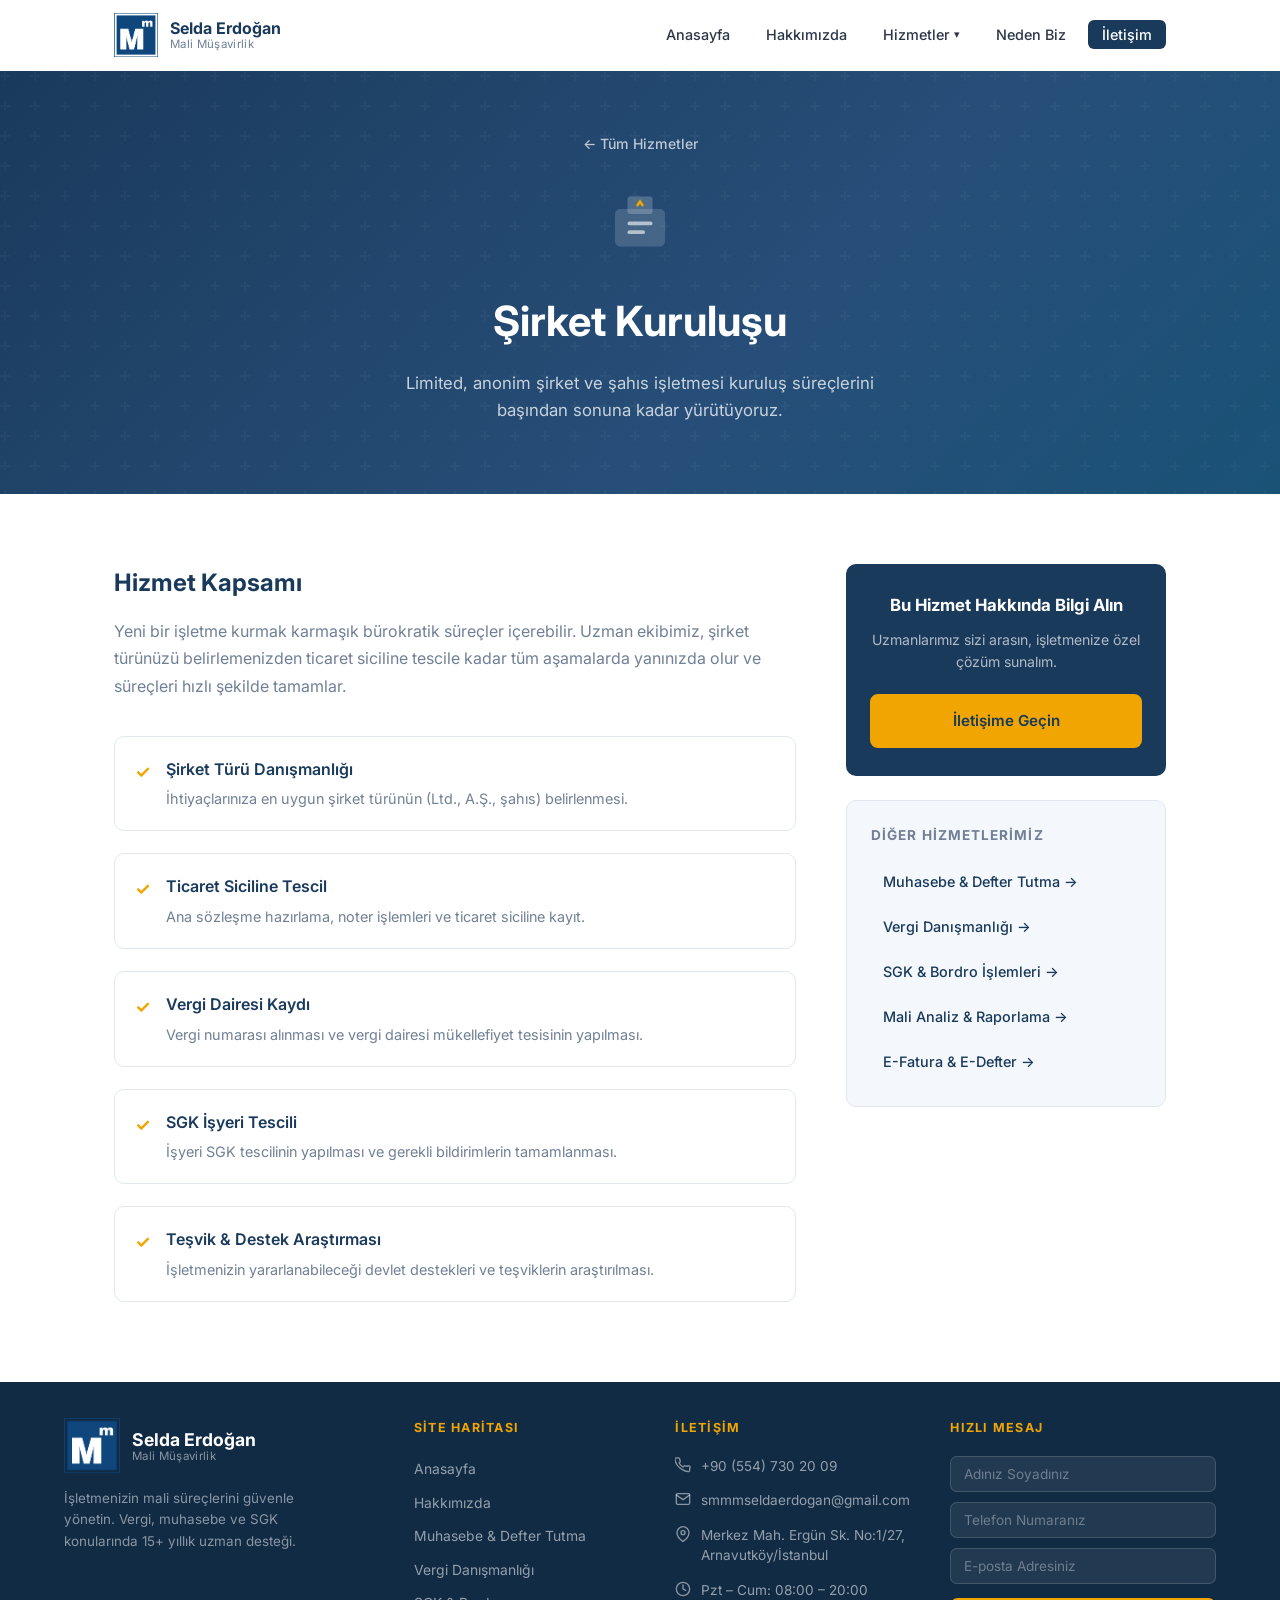
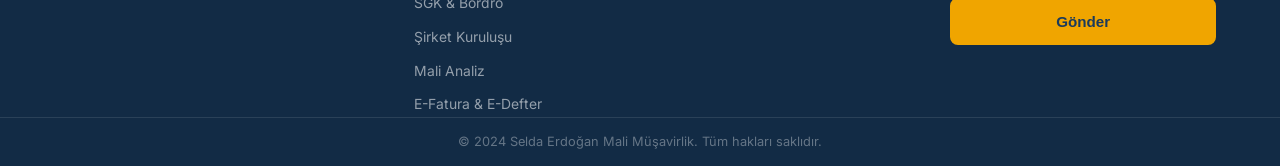
<file: hizmetler/sirket.html>
<!DOCTYPE html>
<html lang="tr">
<head>
  <meta charset="UTF-8" />
  <meta name="viewport" content="width=device-width, initial-scale=1.0" />
  <title>Şirket Kuruluşu – Selda Erdoğan Mali Müşavirlik</title>
  <link rel="stylesheet" href="../style.css" />
  <link rel="stylesheet" href="../hizmet.css" />
  <link href="https://fonts.googleapis.com/css2?family=Inter:wght@300;400;500;600;700&display=swap" rel="stylesheet" />
</head>
<body>

  <header class="header" id="header">
    <div class="container header-inner">
      <a href="../index.html" class="logo">
        <img src="../logo.png" alt="Selda Erdoğan Mali Müşavirlik Logo" class="logo-img" />
        <div class="logo-text">
          <span class="logo-name">Selda Erdoğan</span>
          <span class="logo-sub">Mali Müşavirlik</span>
        </div>
      </a>
      <nav class="nav" id="nav">
        <ul>
          <li><a href="../index.html#anasayfa">Anasayfa</a></li>
          <li><a href="../index.html#hakkimizda">Hakkımızda</a></li>
          <li class="has-dropdown">
            <a href="../index.html#hizmetler" class="active">Hizmetler <span class="arrow">▾</span></a>
            <ul class="dropdown">
              <li><a href="muhasebe.html">Muhasebe & Defter Tutma</a></li>
              <li><a href="vergi.html">Vergi Danışmanlığı</a></li>
              <li><a href="sgk.html">SGK & Bordro İşlemleri</a></li>
              <li><a href="sirket.html">Şirket Kuruluşu</a></li>
              <li><a href="analiz.html">Mali Analiz & Raporlama</a></li>
              <li><a href="efatura.html">E-Fatura & E-Defter</a></li>
            </ul>
          </li>
          <li><a href="../index.html#neden-biz">Neden Biz</a></li>
          <li><a href="../index.html#iletisim" class="nav-cta">İletişim</a></li>
        </ul>
      </nav>
      <button class="hamburger" id="hamburger" aria-label="Menü">
        <span></span><span></span><span></span>
      </button>
    </div>
  </header>

  <section class="hizmet-hero">
    <div class="container">
      <a href="../index.html#hizmetler" class="back-link">← Tüm Hizmetler</a>
      <div class="hizmet-hero-icon">
        <svg viewBox="0 0 64 64" fill="none" xmlns="http://www.w3.org/2000/svg" width="80" height="80">
          <rect x="12" y="20" width="40" height="30" rx="4" fill="rgba(255,255,255,.15)"/>
          <rect x="22" y="10" width="20" height="14" rx="2" fill="rgba(255,255,255,.2)"/>
          <path d="M30 17 L32 14 L34 17" stroke="#f0a500" stroke-width="2" stroke-linecap="round"/>
          <rect x="22" y="30" width="20" height="3" rx="1.5" fill="#fff" opacity=".6"/>
          <rect x="22" y="37" width="14" height="3" rx="1.5" fill="#fff" opacity=".6"/>
        </svg>
      </div>
      <h1>Şirket Kuruluşu</h1>
      <p>Limited, anonim şirket ve şahıs işletmesi kuruluş süreçlerini başından sonuna kadar yürütüyoruz.</p>
    </div>
  </section>

  <section class="hizmet-content section">
    <div class="container hizmet-grid">
      <div class="hizmet-main">
        <h2>Hizmet Kapsamı</h2>
        <p>Yeni bir işletme kurmak karmaşık bürokratik süreçler içerebilir. Uzman ekibimiz, şirket türünüzü belirlemenizden ticaret siciline tescile kadar tüm aşamalarda yanınızda olur ve süreçleri hızlı şekilde tamamlar.</p>

        <div class="hizmet-list">
          <div class="hizmet-list-item">
            <span class="hizmet-check">✓</span>
            <div>
              <strong>Şirket Türü Danışmanlığı</strong>
              <p>İhtiyaçlarınıza en uygun şirket türünün (Ltd., A.Ş., şahıs) belirlenmesi.</p>
            </div>
          </div>
          <div class="hizmet-list-item">
            <span class="hizmet-check">✓</span>
            <div>
              <strong>Ticaret Siciline Tescil</strong>
              <p>Ana sözleşme hazırlama, noter işlemleri ve ticaret siciline kayıt.</p>
            </div>
          </div>
          <div class="hizmet-list-item">
            <span class="hizmet-check">✓</span>
            <div>
              <strong>Vergi Dairesi Kaydı</strong>
              <p>Vergi numarası alınması ve vergi dairesi mükellefiyet tesisinin yapılması.</p>
            </div>
          </div>
          <div class="hizmet-list-item">
            <span class="hizmet-check">✓</span>
            <div>
              <strong>SGK İşyeri Tescili</strong>
              <p>İşyeri SGK tescilinin yapılması ve gerekli bildirimlerin tamamlanması.</p>
            </div>
          </div>
          <div class="hizmet-list-item">
            <span class="hizmet-check">✓</span>
            <div>
              <strong>Teşvik & Destek Araştırması</strong>
              <p>İşletmenizin yararlanabileceği devlet destekleri ve teşviklerin araştırılması.</p>
            </div>
          </div>
        </div>
      </div>

      <div class="hizmet-side">
        <div class="hizmet-cta-box">
          <h3>Bu Hizmet Hakkında Bilgi Alın</h3>
          <p>Uzmanlarımız sizi arasın, işletmenize özel çözüm sunalım.</p>
          <a href="../index.html#iletisim" class="btn btn-primary btn-full">İletişime Geçin</a>
        </div>
        <div class="diger-hizmetler">
          <h4>Diğer Hizmetlerimiz</h4>
          <ul>
            <li><a href="muhasebe.html">Muhasebe & Defter Tutma →</a></li>
            <li><a href="vergi.html">Vergi Danışmanlığı →</a></li>
            <li><a href="sgk.html">SGK & Bordro İşlemleri →</a></li>
            <li><a href="analiz.html">Mali Analiz & Raporlama →</a></li>
            <li><a href="efatura.html">E-Fatura & E-Defter →</a></li>
          </ul>
        </div>
      </div>
    </div>
  </section>

  <footer class="footer">
    <div class="container footer-grid">
      <div class="footer-col">
        <a href="../index.html#anasayfa" class="logo footer-brand">
          <img src="../logo.png" alt="Logo" class="logo-img logo-img-sm" />
          <div class="logo-text">
            <span class="logo-name" style="color:#fff;">Selda Erdoğan</span>
            <span class="logo-sub" style="color:rgba(255,255,255,.5);">Mali Müşavirlik</span>
          </div>
        </a>
        <p class="footer-desc">İşletmenizin mali süreçlerini güvenle yönetin. Vergi, muhasebe ve SGK konularında 15+ yıllık uzman desteği.</p>
      </div>
      <div class="footer-col">
        <h4 class="footer-col-title">Site Haritası</h4>
        <ul class="footer-links">
          <li><a href="../index.html#anasayfa">Anasayfa</a></li>
          <li><a href="../index.html#hakkimizda">Hakkımızda</a></li>
          <li><a href="muhasebe.html">Muhasebe & Defter Tutma</a></li>
          <li><a href="vergi.html">Vergi Danışmanlığı</a></li>
          <li><a href="sgk.html">SGK & Bordro</a></li>
          <li><a href="sirket.html">Şirket Kuruluşu</a></li>
          <li><a href="analiz.html">Mali Analiz</a></li>
          <li><a href="efatura.html">E-Fatura & E-Defter</a></li>
        </ul>
      </div>
      <div class="footer-col">
        <h4 class="footer-col-title">İletişim</h4>
        <ul class="footer-contact-list">
          <li>
            <svg viewBox="0 0 24 24" fill="none" width="16" height="16"><path d="M22 16.92v3a2 2 0 01-2.18 2 19.79 19.79 0 01-8.63-3.07A19.5 19.5 0 013.09 12a19.79 19.79 0 01-3.07-8.67A2 2 0 012 1.23h3a2 2 0 012 1.72 12.84 12.84 0 00.7 2.81 2 2 0 01-.45 2.11L6.09 9a16 16 0 006 6l1.27-1.27a2 2 0 012.11-.45 12.84 12.84 0 002.81.7A2 2 0 0122 16.92z" stroke="rgba(255,255,255,.5)" stroke-width="2" stroke-linecap="round" stroke-linejoin="round"/></svg>
            +90 (554) 730 20 09
          </li>
          <li>
            <svg viewBox="0 0 24 24" fill="none" width="16" height="16"><path d="M4 4h16c1.1 0 2 .9 2 2v12c0 1.1-.9 2-2 2H4c-1.1 0-2-.9-2-2V6c0-1.1.9-2 2-2z" stroke="rgba(255,255,255,.5)" stroke-width="2" stroke-linecap="round" stroke-linejoin="round"/><polyline points="22,6 12,13 2,6" stroke="rgba(255,255,255,.5)" stroke-width="2" stroke-linecap="round" stroke-linejoin="round"/></svg>
            smmmseldaerdogan@gmail.com
          </li>
          <li>
            <svg viewBox="0 0 24 24" fill="none" width="16" height="16"><path d="M21 10c0 7-9 13-9 13s-9-6-9-13a9 9 0 0118 0z" stroke="rgba(255,255,255,.5)" stroke-width="2" stroke-linecap="round" stroke-linejoin="round"/><circle cx="12" cy="10" r="3" stroke="rgba(255,255,255,.5)" stroke-width="2"/></svg>
            Merkez Mah. Ergün Sk. No:1/27, Arnavutköy/İstanbul
          </li>
          <li>
            <svg viewBox="0 0 24 24" fill="none" width="16" height="16"><circle cx="12" cy="12" r="10" stroke="rgba(255,255,255,.5)" stroke-width="2"/><polyline points="12,6 12,12 16,14" stroke="rgba(255,255,255,.5)" stroke-width="2" stroke-linecap="round" stroke-linejoin="round"/></svg>
            Pzt – Cum: 08:00 – 20:00
          </li>
        </ul>
      </div>
      <div class="footer-col">
        <h4 class="footer-col-title">Hızlı Mesaj</h4>
        <form class="footer-form" action="https://formspree.io/f/mwvdnvgb" method="POST" onsubmit="handleFooterForm(event)">
          <div class="footer-form-group">
            <input type="text" name="name" placeholder="Adınız Soyadınız" required />
          </div>
          <div class="footer-form-group">
            <input type="tel" name="phone" placeholder="Telefon Numaranız" required />
          </div>
          <div class="footer-form-group">
            <input type="email" name="email" placeholder="E-posta Adresiniz" />
          </div>
          <button type="submit" class="btn btn-primary btn-full" style="margin-top:4px;">Gönder</button>
          <p class="footer-form-success" id="footer-form-success">Mesajınız alındı!</p>
        </form>
      </div>
    </div>
    <div class="footer-bottom">
      <p>© 2024 Selda Erdoğan Mali Müşavirlik. Tüm hakları saklıdır.</p>
    </div>
  </footer>

  <script>
    const hamburger = document.getElementById('hamburger');
    const nav = document.getElementById('nav');
    hamburger.addEventListener('click', () => { nav.classList.toggle('open'); hamburger.classList.toggle('active'); });
    window.addEventListener('scroll', () => { document.getElementById('header').classList.toggle('scrolled', window.scrollY > 20); });
    async function handleFooterForm(e) {
      e.preventDefault();
      const form = e.target;
      const btn = form.querySelector('button[type=submit]');
      btn.disabled = true; btn.textContent = 'Gönderiliyor...';
      try {
        const res = await fetch(form.action, { method: 'POST', body: new FormData(form), headers: { Accept: 'application/json' } });
        if (res.ok) { document.getElementById('footer-form-success').style.display = 'block'; form.reset(); }
        else { alert('Bir hata oluştu, lütfen tekrar deneyin.'); }
      } catch { alert('Bağlantı hatası, lütfen tekrar deneyin.'); }
      btn.disabled = false; btn.textContent = 'Gönder';
    }
  </script>
</body>
</html>
</file>
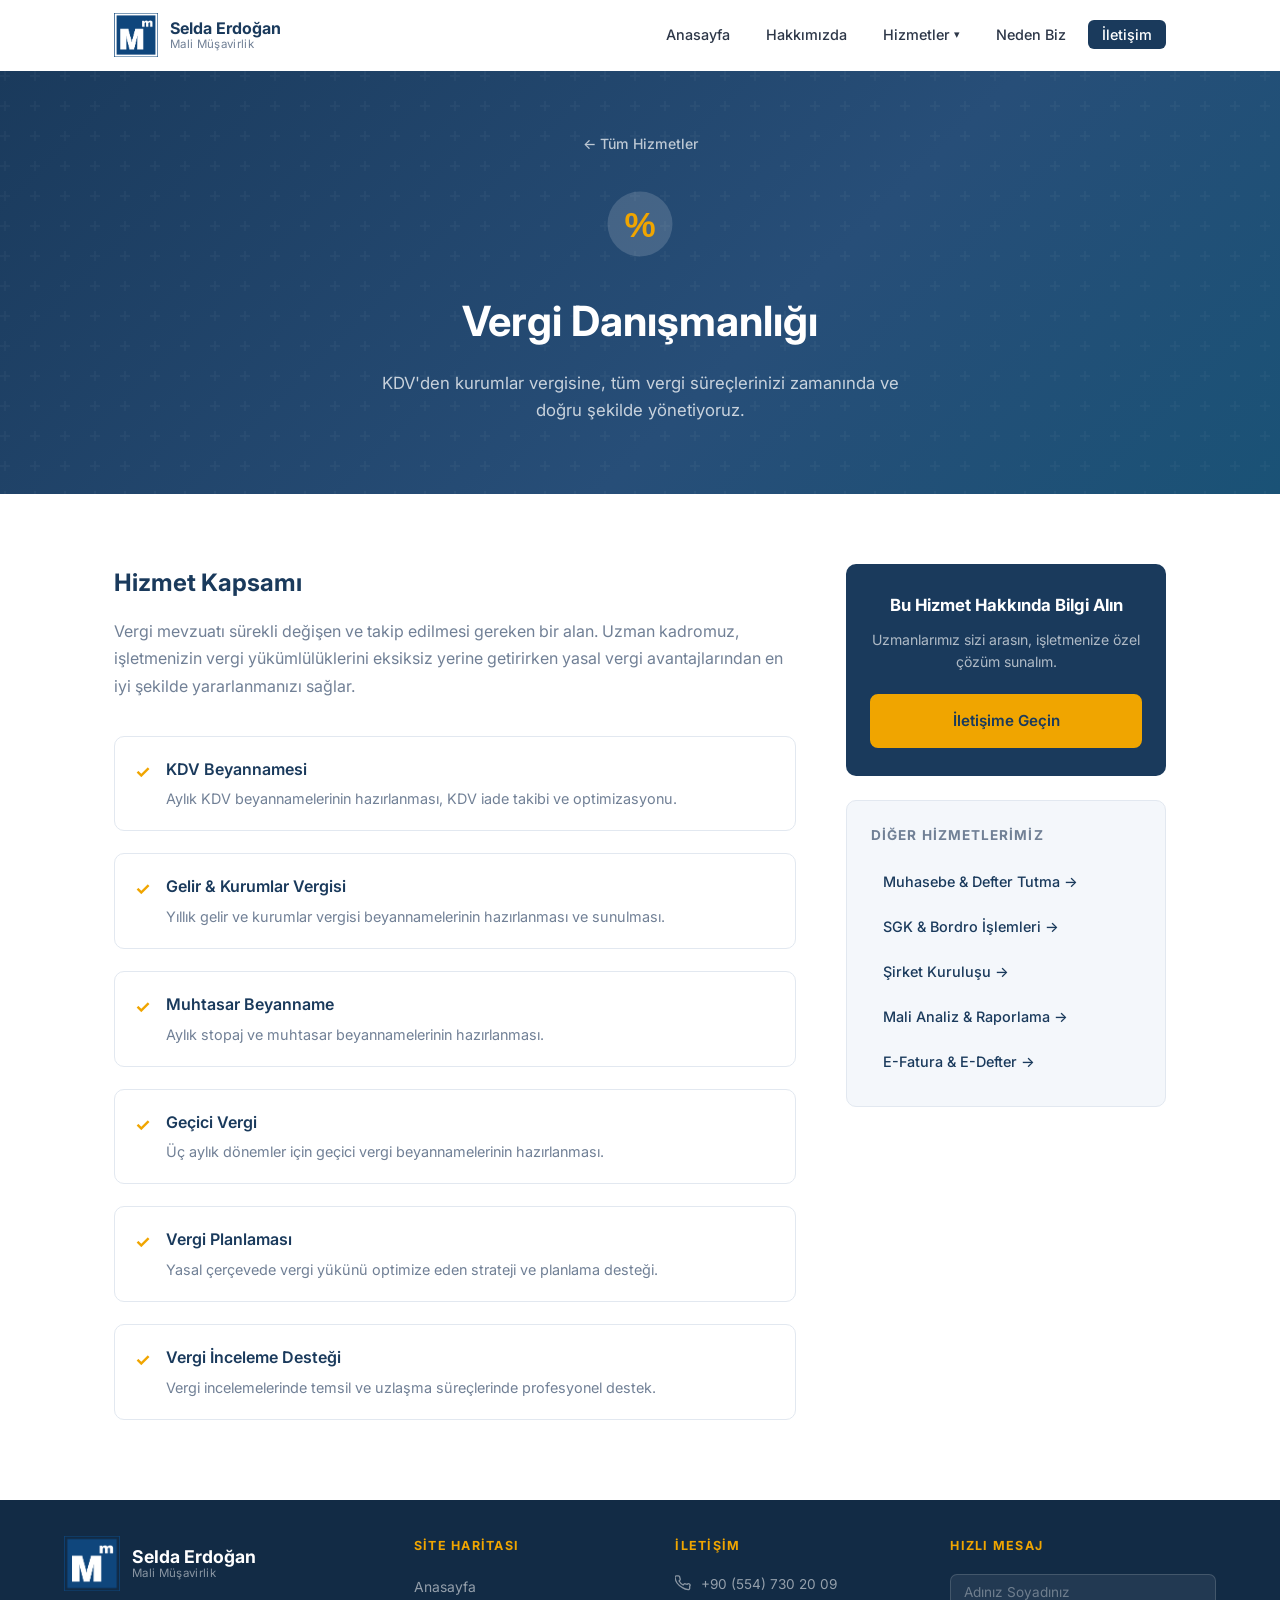
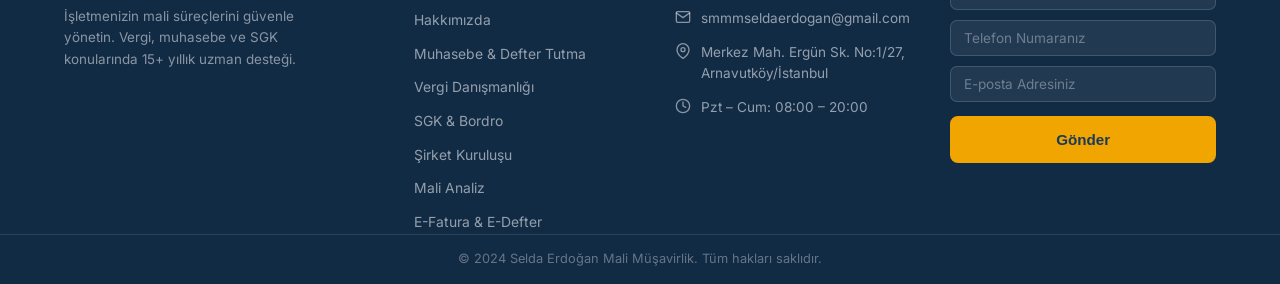
<file: hizmetler/vergi.html>
<!DOCTYPE html>
<html lang="tr">
<head>
  <meta charset="UTF-8" />
  <meta name="viewport" content="width=device-width, initial-scale=1.0" />
  <title>Vergi Danışmanlığı – Selda Erdoğan Mali Müşavirlik</title>
  <link rel="stylesheet" href="../style.css" />
  <link rel="stylesheet" href="../hizmet.css" />
  <link href="https://fonts.googleapis.com/css2?family=Inter:wght@300;400;500;600;700&display=swap" rel="stylesheet" />
</head>
<body>

  <header class="header" id="header">
    <div class="container header-inner">
      <a href="../index.html" class="logo">
        <img src="../logo.png" alt="Selda Erdoğan Mali Müşavirlik Logo" class="logo-img" />
        <div class="logo-text">
          <span class="logo-name">Selda Erdoğan</span>
          <span class="logo-sub">Mali Müşavirlik</span>
        </div>
      </a>
      <nav class="nav" id="nav">
        <ul>
          <li><a href="../index.html#anasayfa">Anasayfa</a></li>
          <li><a href="../index.html#hakkimizda">Hakkımızda</a></li>
          <li class="has-dropdown">
            <a href="../index.html#hizmetler" class="active">Hizmetler <span class="arrow">▾</span></a>
            <ul class="dropdown">
              <li><a href="muhasebe.html">Muhasebe & Defter Tutma</a></li>
              <li><a href="vergi.html">Vergi Danışmanlığı</a></li>
              <li><a href="sgk.html">SGK & Bordro İşlemleri</a></li>
              <li><a href="sirket.html">Şirket Kuruluşu</a></li>
              <li><a href="analiz.html">Mali Analiz & Raporlama</a></li>
              <li><a href="efatura.html">E-Fatura & E-Defter</a></li>
            </ul>
          </li>
          <li><a href="../index.html#neden-biz">Neden Biz</a></li>
          <li><a href="../index.html#iletisim" class="nav-cta">İletişim</a></li>
        </ul>
      </nav>
      <button class="hamburger" id="hamburger" aria-label="Menü">
        <span></span><span></span><span></span>
      </button>
    </div>
  </header>

  <section class="hizmet-hero">
    <div class="container">
      <a href="../index.html#hizmetler" class="back-link">← Tüm Hizmetler</a>
      <div class="hizmet-hero-icon">
        <svg viewBox="0 0 64 64" fill="none" xmlns="http://www.w3.org/2000/svg" width="80" height="80">
          <circle cx="32" cy="32" r="26" fill="rgba(255,255,255,.15)"/>
          <text x="32" y="42" text-anchor="middle" font-size="28" font-weight="700" fill="#f0a500" font-family="Arial">%</text>
        </svg>
      </div>
      <h1>Vergi Danışmanlığı</h1>
      <p>KDV'den kurumlar vergisine, tüm vergi süreçlerinizi zamanında ve doğru şekilde yönetiyoruz.</p>
    </div>
  </section>

  <section class="hizmet-content section">
    <div class="container hizmet-grid">
      <div class="hizmet-main">
        <h2>Hizmet Kapsamı</h2>
        <p>Vergi mevzuatı sürekli değişen ve takip edilmesi gereken bir alan. Uzman kadromuz, işletmenizin vergi yükümlülüklerini eksiksiz yerine getirirken yasal vergi avantajlarından en iyi şekilde yararlanmanızı sağlar.</p>

        <div class="hizmet-list">
          <div class="hizmet-list-item">
            <span class="hizmet-check">✓</span>
            <div>
              <strong>KDV Beyannamesi</strong>
              <p>Aylık KDV beyannamelerinin hazırlanması, KDV iade takibi ve optimizasyonu.</p>
            </div>
          </div>
          <div class="hizmet-list-item">
            <span class="hizmet-check">✓</span>
            <div>
              <strong>Gelir & Kurumlar Vergisi</strong>
              <p>Yıllık gelir ve kurumlar vergisi beyannamelerinin hazırlanması ve sunulması.</p>
            </div>
          </div>
          <div class="hizmet-list-item">
            <span class="hizmet-check">✓</span>
            <div>
              <strong>Muhtasar Beyanname</strong>
              <p>Aylık stopaj ve muhtasar beyannamelerinin hazırlanması.</p>
            </div>
          </div>
          <div class="hizmet-list-item">
            <span class="hizmet-check">✓</span>
            <div>
              <strong>Geçici Vergi</strong>
              <p>Üç aylık dönemler için geçici vergi beyannamelerinin hazırlanması.</p>
            </div>
          </div>
          <div class="hizmet-list-item">
            <span class="hizmet-check">✓</span>
            <div>
              <strong>Vergi Planlaması</strong>
              <p>Yasal çerçevede vergi yükünü optimize eden strateji ve planlama desteği.</p>
            </div>
          </div>
          <div class="hizmet-list-item">
            <span class="hizmet-check">✓</span>
            <div>
              <strong>Vergi İnceleme Desteği</strong>
              <p>Vergi incelemelerinde temsil ve uzlaşma süreçlerinde profesyonel destek.</p>
            </div>
          </div>
        </div>
      </div>

      <div class="hizmet-side">
        <div class="hizmet-cta-box">
          <h3>Bu Hizmet Hakkında Bilgi Alın</h3>
          <p>Uzmanlarımız sizi arasın, işletmenize özel çözüm sunalım.</p>
          <a href="../index.html#iletisim" class="btn btn-primary btn-full">İletişime Geçin</a>
        </div>
        <div class="diger-hizmetler">
          <h4>Diğer Hizmetlerimiz</h4>
          <ul>
            <li><a href="muhasebe.html">Muhasebe & Defter Tutma →</a></li>
            <li><a href="sgk.html">SGK & Bordro İşlemleri →</a></li>
            <li><a href="sirket.html">Şirket Kuruluşu →</a></li>
            <li><a href="analiz.html">Mali Analiz & Raporlama →</a></li>
            <li><a href="efatura.html">E-Fatura & E-Defter →</a></li>
          </ul>
        </div>
      </div>
    </div>
  </section>

  <footer class="footer">
    <div class="container footer-grid">
      <div class="footer-col">
        <a href="../index.html#anasayfa" class="logo footer-brand">
          <img src="../logo.png" alt="Logo" class="logo-img logo-img-sm" />
          <div class="logo-text">
            <span class="logo-name" style="color:#fff;">Selda Erdoğan</span>
            <span class="logo-sub" style="color:rgba(255,255,255,.5);">Mali Müşavirlik</span>
          </div>
        </a>
        <p class="footer-desc">İşletmenizin mali süreçlerini güvenle yönetin. Vergi, muhasebe ve SGK konularında 15+ yıllık uzman desteği.</p>
      </div>
      <div class="footer-col">
        <h4 class="footer-col-title">Site Haritası</h4>
        <ul class="footer-links">
          <li><a href="../index.html#anasayfa">Anasayfa</a></li>
          <li><a href="../index.html#hakkimizda">Hakkımızda</a></li>
          <li><a href="muhasebe.html">Muhasebe & Defter Tutma</a></li>
          <li><a href="vergi.html">Vergi Danışmanlığı</a></li>
          <li><a href="sgk.html">SGK & Bordro</a></li>
          <li><a href="sirket.html">Şirket Kuruluşu</a></li>
          <li><a href="analiz.html">Mali Analiz</a></li>
          <li><a href="efatura.html">E-Fatura & E-Defter</a></li>
        </ul>
      </div>
      <div class="footer-col">
        <h4 class="footer-col-title">İletişim</h4>
        <ul class="footer-contact-list">
          <li>
            <svg viewBox="0 0 24 24" fill="none" width="16" height="16"><path d="M22 16.92v3a2 2 0 01-2.18 2 19.79 19.79 0 01-8.63-3.07A19.5 19.5 0 013.09 12a19.79 19.79 0 01-3.07-8.67A2 2 0 012 1.23h3a2 2 0 012 1.72 12.84 12.84 0 00.7 2.81 2 2 0 01-.45 2.11L6.09 9a16 16 0 006 6l1.27-1.27a2 2 0 012.11-.45 12.84 12.84 0 002.81.7A2 2 0 0122 16.92z" stroke="rgba(255,255,255,.5)" stroke-width="2" stroke-linecap="round" stroke-linejoin="round"/></svg>
            +90 (554) 730 20 09
          </li>
          <li>
            <svg viewBox="0 0 24 24" fill="none" width="16" height="16"><path d="M4 4h16c1.1 0 2 .9 2 2v12c0 1.1-.9 2-2 2H4c-1.1 0-2-.9-2-2V6c0-1.1.9-2 2-2z" stroke="rgba(255,255,255,.5)" stroke-width="2" stroke-linecap="round" stroke-linejoin="round"/><polyline points="22,6 12,13 2,6" stroke="rgba(255,255,255,.5)" stroke-width="2" stroke-linecap="round" stroke-linejoin="round"/></svg>
            smmmseldaerdogan@gmail.com
          </li>
          <li>
            <svg viewBox="0 0 24 24" fill="none" width="16" height="16"><path d="M21 10c0 7-9 13-9 13s-9-6-9-13a9 9 0 0118 0z" stroke="rgba(255,255,255,.5)" stroke-width="2" stroke-linecap="round" stroke-linejoin="round"/><circle cx="12" cy="10" r="3" stroke="rgba(255,255,255,.5)" stroke-width="2"/></svg>
            Merkez Mah. Ergün Sk. No:1/27, Arnavutköy/İstanbul
          </li>
          <li>
            <svg viewBox="0 0 24 24" fill="none" width="16" height="16"><circle cx="12" cy="12" r="10" stroke="rgba(255,255,255,.5)" stroke-width="2"/><polyline points="12,6 12,12 16,14" stroke="rgba(255,255,255,.5)" stroke-width="2" stroke-linecap="round" stroke-linejoin="round"/></svg>
            Pzt – Cum: 08:00 – 20:00
          </li>
        </ul>
      </div>
      <div class="footer-col">
        <h4 class="footer-col-title">Hızlı Mesaj</h4>
        <form class="footer-form" action="https://formspree.io/f/mwvdnvgb" method="POST" onsubmit="handleFooterForm(event)">
          <div class="footer-form-group">
            <input type="text" name="name" placeholder="Adınız Soyadınız" required />
          </div>
          <div class="footer-form-group">
            <input type="tel" name="phone" placeholder="Telefon Numaranız" required />
          </div>
          <div class="footer-form-group">
            <input type="email" name="email" placeholder="E-posta Adresiniz" />
          </div>
          <button type="submit" class="btn btn-primary btn-full" style="margin-top:4px;">Gönder</button>
          <p class="footer-form-success" id="footer-form-success">Mesajınız alındı!</p>
        </form>
      </div>
    </div>
    <div class="footer-bottom">
      <p>© 2024 Selda Erdoğan Mali Müşavirlik. Tüm hakları saklıdır.</p>
    </div>
  </footer>

  <script>
    const hamburger = document.getElementById('hamburger');
    const nav = document.getElementById('nav');
    hamburger.addEventListener('click', () => { nav.classList.toggle('open'); hamburger.classList.toggle('active'); });
    window.addEventListener('scroll', () => { document.getElementById('header').classList.toggle('scrolled', window.scrollY > 20); });
    async function handleFooterForm(e) {
      e.preventDefault();
      const form = e.target;
      const btn = form.querySelector('button[type=submit]');
      btn.disabled = true; btn.textContent = 'Gönderiliyor...';
      try {
        const res = await fetch(form.action, { method: 'POST', body: new FormData(form), headers: { Accept: 'application/json' } });
        if (res.ok) { document.getElementById('footer-form-success').style.display = 'block'; form.reset(); }
        else { alert('Bir hata oluştu, lütfen tekrar deneyin.'); }
      } catch { alert('Bağlantı hatası, lütfen tekrar deneyin.'); }
      btn.disabled = false; btn.textContent = 'Gönder';
    }
  </script>
</body>
</html>
</file>
<file: style.css>
/* =====================
   TOPBAR
   ===================== */
.topbar {
  background: var(--navy);
  padding: 7px 0;
  font-size: .78rem;
  color: rgba(255,255,255,.75);
}
.topbar-inner {
  display: flex;
  align-items: center;
  justify-content: space-between;
  gap: 20px;
}
.topbar-rates {
  display: flex;
  align-items: center;
  gap: 10px;
  flex-shrink: 0;
}
.rate-item { display: flex; align-items: center; gap: 5px; }
.rate-label { color: rgba(255,255,255,.55); }
.rate-val { color: #fff; font-weight: 600; }
.rate-divider { color: rgba(255,255,255,.25); }

.topbar-ticker {
  display: flex;
  align-items: center;
  gap: 8px;
  overflow: hidden;
  min-width: 0;
}
.ticker-label {
  color: var(--gold);
  font-weight: 700;
  flex-shrink: 0;
  font-size: .75rem;
  text-transform: uppercase;
  letter-spacing: .05em;
}
.ticker-wrap { overflow: hidden; flex: 1; min-width: 0; }
.ticker-text {
  display: inline-block;
  white-space: nowrap;
  animation: ticker 40s linear infinite;
}
@keyframes ticker {
  0%   { transform: translateX(100%); }
  100% { transform: translateX(-100%); }
}

/* =====================
   RESET & BASE
   ===================== */
*, *::before, *::after { box-sizing: border-box; margin: 0; padding: 0; }

html { scroll-behavior: smooth; }

body {
  font-family: 'Inter', sans-serif;
  color: #2d3748;
  line-height: 1.6;
  background: #fff;
}

a { text-decoration: none; color: inherit; }
ul { list-style: none; }
img { max-width: 100%; display: block; }

/* =====================
   VARIABLES
   ===================== */
:root {
  --navy: #1a3a5c;
  --navy-dark: #122b45;
  --gold: #f0a500;
  --gold-dark: #d99200;
  --light-bg: #f4f7fb;
  --text: #2d3748;
  --text-muted: #718096;
  --border: #e2e8f0;
  --radius: 10px;
  --shadow: 0 4px 20px rgba(0,0,0,.08);
}

/* =====================
   LAYOUT
   ===================== */
.container {
  max-width: 1100px;
  margin: 0 auto;
  padding: 0 24px;
}

.section { padding: 80px 0; }
.bg-light { background: var(--light-bg); }

/* =====================
   HEADER
   ===================== */
.header {
  position: sticky;
  top: 0;
  z-index: 100;
  background: #fff;
  border-bottom: 1px solid transparent;
  transition: border-color .3s, box-shadow .3s;
}
.header.scrolled {
  border-color: var(--border);
  box-shadow: 0 2px 12px rgba(0,0,0,.07);
}

.header-inner {
  display: flex;
  align-items: center;
  justify-content: space-between;
  height: 70px;
}

/* Logo */
.logo { display: flex; align-items: center; gap: 12px; }
.logo-img { width: 44px; height: 44px; object-fit: contain; flex-shrink: 0; }
.logo-img-sm { width: 36px; height: 36px; }
.logo-text { display: flex; flex-direction: column; line-height: 1.2; }
.logo-name { font-size: 1rem; font-weight: 700; color: var(--navy); }
.logo-sub { font-size: .72rem; color: var(--text-muted); font-weight: 400; letter-spacing: .03em; }

/* Nav */
.nav > ul {
  display: flex;
  align-items: center;
  gap: 8px;
}
.nav a {
  font-size: .9rem;
  font-weight: 500;
  color: var(--text);
  padding: 6px 14px;
  border-radius: 6px;
  transition: color .2s, background .2s;
}
.nav a:hover { color: var(--navy); background: var(--light-bg); }
.nav-cta {
  background: var(--navy) !important;
  color: #fff !important;
  border-radius: 6px;
}
.nav-cta:hover { background: var(--navy-dark) !important; }

/* Dropdown */
.has-dropdown { position: relative; }
.has-dropdown > a { display: flex; align-items: center; gap: 4px; }
.arrow { font-size: .7rem; transition: transform .2s; }
.has-dropdown:hover .arrow { transform: rotate(180deg); }

.dropdown {
  display: block;
  opacity: 0;
  visibility: hidden;
  pointer-events: none;
  position: absolute;
  top: 100%;
  left: 50%;
  transform: translateX(-50%);
  background: #fff;
  border: 1px solid var(--border);
  border-radius: var(--radius);
  box-shadow: 0 8px 24px rgba(0,0,0,.1);
  min-width: 220px;
  padding: 12px 0 8px;
  z-index: 200;
  transition: opacity .2s, visibility .2s;
  transition-delay: .15s;
}
@media (min-width: 641px) {
  .has-dropdown:hover .dropdown {
    opacity: 1;
    visibility: visible;
    pointer-events: auto;
    transition-delay: 0s;
  }
}
.dropdown li a {
  display: block;
  padding: 10px 18px;
  font-size: .88rem;
  color: var(--text);
  font-weight: 500;
  border-radius: 0;
  transition: background .15s, color .15s;
}
.dropdown li a:hover { background: var(--light-bg); color: var(--navy); }

/* Hamburger */
.hamburger {
  display: none;
  flex-direction: column;
  gap: 5px;
  background: none;
  border: none;
  cursor: pointer;
  padding: 4px;
}
.hamburger span {
  display: block;
  width: 24px;
  height: 2px;
  background: var(--navy);
  border-radius: 2px;
  transition: transform .3s, opacity .3s;
}
.hamburger.active span:nth-child(1) { transform: translateY(7px) rotate(45deg); }
.hamburger.active span:nth-child(2) { opacity: 0; }
.hamburger.active span:nth-child(3) { transform: translateY(-7px) rotate(-45deg); }

/* =====================
   HERO
   ===================== */
.hero {
  position: relative;
  min-height: 560px;
  display: flex;
  align-items: center;
  background: linear-gradient(135deg, var(--navy) 0%, #274e78 60%, #1a5276 100%);
  overflow: hidden;
}
.hero::after {
  content: '';
  position: absolute;
  inset: 0;
  background: url("data:image/svg+xml,%3Csvg width='60' height='60' viewBox='0 0 60 60' xmlns='http://www.w3.org/2000/svg'%3E%3Cg fill='none' fill-rule='evenodd'%3E%3Cg fill='%23ffffff' fill-opacity='0.03'%3E%3Cpath d='M36 34v-4h-2v4h-4v2h4v4h2v-4h4v-2h-4zm0-30V0h-2v4h-4v2h4v4h2V6h4V4h-4zM6 34v-4H4v4H0v2h4v4h2v-4h4v-2H6zM6 4V0H4v4H0v2h4v4h2V6h4V4H6z'/%3E%3C/g%3E%3C/g%3E%3C/svg%3E");
}
.hero-overlay { position: absolute; inset: 0; background: rgba(0,0,0,.15); }

.hero-inner {
  position: relative;
  z-index: 1;
  display: flex;
  align-items: center;
  justify-content: space-between;
  gap: 40px;
  padding: 80px 24px;
}
.hero-content {
  max-width: 580px;
}
.hero-links {
  display: flex;
  flex-direction: column;
  gap: 16px;
  align-items: center;
  flex-shrink: 0;
}
.hero-link-btn {
  display: flex;
  align-items: center;
  gap: 10px;
  background: rgba(255,255,255,0.12);
  border: 1.5px solid rgba(255,255,255,0.3);
  color: #fff;
  padding: 14px 24px;
  border-radius: 10px;
  font-size: 0.95rem;
  font-weight: 600;
  text-decoration: none;
  width: 220px;
  justify-content: center;
  transition: background 0.2s, border-color 0.2s, transform 0.2s;
}
.hero-link-btn:hover {
  background: rgba(255,255,255,0.22);
  border-color: rgba(255,255,255,0.6);
  transform: translateY(-2px);
}
.hero-link-edevlet {
  background: #fff;
  border-color: #fff;
  gap: 12px;
  color: #1a3a5c;
}
.hero-link-edevlet:hover {
  background: #f0f0f0;
  border-color: #f0f0f0;
}
.hero-link-ivd {
  background: #fff;
  border-color: #fff;
  color: #1a3a5c;
}
.hero-link-ivd:hover {
  background: #f0f0f0;
  border-color: #f0f0f0;
}
.hero-link-label {
  display: block;
  font-size: 1rem;
  font-weight: 700;
  line-height: 1.2;
}
.hero-link-sub {
  display: block;
  font-size: 0.75rem;
  font-weight: 400;
  opacity: 0.85;
}
.kvkk-group { margin-top: 4px; }
.kvkk-label {
  display: flex;
  align-items: flex-start;
  gap: 10px;
  cursor: pointer;
  font-size: 0.85rem;
  color: #555;
  line-height: 1.5;
}
.kvkk-label input[type="checkbox"] {
  margin-top: 3px;
  flex-shrink: 0;
  width: 16px;
  height: 16px;
  cursor: pointer;
  accent-color: var(--navy);
}
.edevlet-emblem {
  flex-shrink: 0;
}
.edevlet-text {
  display: flex;
  flex-direction: column;
  margin-left: 10px;
  color: #fff;
}
.edevlet-title {
  font-size: 0.95rem;
  font-weight: 700;
  line-height: 1.2;
}
.edevlet-sub {
  font-size: 0.72rem;
  font-weight: 400;
  opacity: 0.85;
}
.hero-badge {
  display: inline-block;
  background: rgba(240,165,0,.2);
  color: var(--gold);
  border: 1px solid rgba(240,165,0,.4);
  font-size: .8rem;
  font-weight: 600;
  letter-spacing: .08em;
  text-transform: uppercase;
  padding: 5px 14px;
  border-radius: 20px;
  margin-bottom: 20px;
}
.hero-content h1 {
  font-size: clamp(2rem, 5vw, 3rem);
  font-weight: 700;
  color: #fff;
  line-height: 1.2;
  margin-bottom: 20px;
}
.hero-desc {
  font-size: 1.05rem;
  color: rgba(255,255,255,.8);
  margin-bottom: 36px;
  max-width: 520px;
}
.hero-btns { display: flex; gap: 14px; flex-wrap: wrap; }

/* =====================
   BUTTONS
   ===================== */
.btn {
  display: inline-block;
  padding: 13px 28px;
  border-radius: 8px;
  font-size: .95rem;
  font-weight: 600;
  cursor: pointer;
  transition: all .2s;
  border: 2px solid transparent;
}
.btn-primary {
  background: var(--gold);
  color: var(--navy);
  border-color: var(--gold);
}
.btn-primary:hover { background: var(--gold-dark); border-color: var(--gold-dark); }

.btn-outline {
  background: transparent;
  color: #fff;
  border-color: rgba(255,255,255,.5);
}
.btn-outline:hover { background: rgba(255,255,255,.1); border-color: #fff; }
.btn-full { width: 100%; text-align: center; }

/* =====================
   STATS
   ===================== */
.stats {
  background: var(--navy);
  padding: 40px 0;
}
.stats-grid {
  display: grid;
  grid-template-columns: repeat(4, 1fr);
  gap: 20px;
  text-align: center;
}
.stat-item { padding: 10px; }
.stat-num {
  display: block;
  font-size: 2rem;
  font-weight: 700;
  color: var(--gold);
  line-height: 1;
  margin-bottom: 6px;
}
.stat-label {
  font-size: .85rem;
  color: rgba(255,255,255,.7);
}

/* =====================
   ABOUT
   ===================== */
.about-grid {
  display: grid;
  grid-template-columns: 1fr 1.4fr;
  gap: 60px;
  align-items: center;
}
.about-visual { display: flex; justify-content: center; align-items: center; }
.about-illus { width: 100%; max-width: 360px; }
.about-illus svg { width: 100%; height: auto; }

.section-label {
  font-size: .78rem;
  font-weight: 700;
  text-transform: uppercase;
  letter-spacing: .1em;
  color: var(--gold);
  margin-bottom: 10px;
}
.about-text h2 { font-size: 1.9rem; font-weight: 700; color: var(--navy); margin-bottom: 18px; line-height: 1.3; }
.about-text p { color: var(--text-muted); margin-bottom: 14px; }
.about-list { margin-top: 20px; display: flex; flex-direction: column; gap: 10px; }
.about-list li { display: flex; align-items: flex-start; gap: 10px; font-size: .95rem; }
.check { color: var(--gold); font-weight: 700; flex-shrink: 0; }

/* =====================
   SECTION HEAD
   ===================== */
.section-head { text-align: center; margin-bottom: 50px; }
.section-head h2 { font-size: 2rem; font-weight: 700; color: var(--navy); margin-bottom: 12px; }
.section-desc { color: var(--text-muted); max-width: 540px; margin: 0 auto; }

/* =====================
   SERVICES
   ===================== */
.services-grid {
  display: grid;
  grid-template-columns: repeat(3, 1fr);
  gap: 24px;
}
.service-card {
  background: #fff;
  border-radius: var(--radius);
  padding: 32px 28px;
  box-shadow: var(--shadow);
  border: 1px solid var(--border);
  transition: transform .2s, box-shadow .2s;
}
.service-card:hover {
  transform: translateY(-4px);
  box-shadow: 0 10px 30px rgba(0,0,0,.12);
}
.service-icon { width: 52px; height: 52px; margin-bottom: 18px; }
.service-icon svg { width: 100%; height: 100%; }
.service-card h3 { font-size: 1rem; font-weight: 700; color: var(--navy); margin-bottom: 10px; }
.service-card p { font-size: .9rem; color: var(--text-muted); line-height: 1.6; }
.card-link { display: inline-block; margin-top: 16px; font-size: .85rem; font-weight: 600; color: var(--gold); }
a.service-card { display: block; text-decoration: none; color: inherit; }

/* =====================
   WHY
   ===================== */
.why-grid {
  display: grid;
  grid-template-columns: repeat(4, 1fr);
  gap: 24px;
}
.why-item {
  padding: 28px 24px;
  border-radius: var(--radius);
  border: 1px solid var(--border);
  transition: border-color .2s, box-shadow .2s;
}
.why-item:hover { border-color: var(--gold); box-shadow: 0 4px 20px rgba(240,165,0,.1); }
.why-num {
  font-size: 2rem;
  font-weight: 800;
  color: var(--gold);
  opacity: .6;
  margin-bottom: 12px;
  line-height: 1;
}
.why-item h3 { font-size: 1rem; font-weight: 700; color: var(--navy); margin-bottom: 8px; }
.why-item p { font-size: .88rem; color: var(--text-muted); line-height: 1.6; }

/* =====================
   CONTACT
   ===================== */
.contact-cards {
  display: grid;
  grid-template-columns: repeat(4, 1fr);
  gap: 20px;
}
.contact-card {
  background: #fff;
  border-radius: var(--radius);
  padding: 28px 20px;
  text-align: center;
  border: 1px solid var(--border);
  box-shadow: var(--shadow);
  display: flex;
  flex-direction: column;
  align-items: center;
  gap: 10px;
}
.contact-icon { width: 48px; height: 48px; background: var(--light-bg); border-radius: 12px; display: flex; align-items: center; justify-content: center; padding: 12px; }
.contact-icon svg { width: 100%; height: 100%; }
.contact-label { display: block; font-size: .75rem; font-weight: 700; color: var(--text-muted); text-transform: uppercase; letter-spacing: .07em; }
.contact-value { display: block; font-size: .88rem; font-weight: 500; color: var(--navy); line-height: 1.5; }

/* Form (popup içinde) */
.form-row { display: grid; grid-template-columns: 1fr 1fr; gap: 16px; }
.form-group { margin-bottom: 14px; }
.form-group label { display: block; font-size: .82rem; font-weight: 600; color: var(--navy); margin-bottom: 5px; }
.form-group input,
.form-group select,
.form-group textarea {
  width: 100%;
  padding: 10px 13px;
  border: 1.5px solid var(--border);
  border-radius: 8px;
  font-size: .88rem;
  font-family: inherit;
  color: var(--text);
  transition: border-color .2s;
  background: #fff;
}
.form-group input:focus,
.form-group select:focus,
.form-group textarea:focus { outline: none; border-color: var(--navy); }
.form-group textarea { resize: vertical; }
.form-success { display: none; margin-top: 10px; color: #276749; font-size: .88rem; font-weight: 500; text-align: center; }

/* =====================
   HABERLER
   ===================== */
.news { background: #fff; }
.news-grid {
  display: grid;
  grid-template-columns: repeat(3, 1fr);
  gap: 24px;
  margin-bottom: 20px;
}
.news-card {
  display: flex;
  flex-direction: column;
  border-radius: var(--radius);
  border: 1px solid var(--border);
  overflow: hidden;
  text-decoration: none;
  color: inherit;
  transition: transform .2s, box-shadow .2s;
}
.news-card:hover { transform: translateY(-3px); box-shadow: var(--shadow); }
.news-img {
  height: 160px;
  background-size: cover;
  background-position: center;
  background-color: var(--light-bg);
}
.news-img-placeholder { background: linear-gradient(135deg, var(--light-bg) 0%, #dce8f5 100%); }
.news-body { padding: 16px; flex: 1; }
.news-date { font-size: .75rem; color: var(--text-muted); margin-bottom: 6px; display: block; }
.news-body h4 { font-size: .92rem; font-weight: 600; color: var(--navy); line-height: 1.5; }
.news-source { text-align: right; font-size: .78rem; color: var(--text-muted); }
.news-source a { color: var(--gold); font-weight: 600; }
.news-loading, .news-error { color: var(--text-muted); font-size: .9rem; padding: 30px 0; }

/* =====================
   POPUP
   ===================== */
.popup-overlay {
  display: none;
  position: fixed;
  inset: 0;
  background: rgba(0,0,0,.5);
  z-index: 999;
  align-items: center;
  justify-content: center;
}
.popup-overlay.active { display: flex; }

.popup-box {
  background: #fff;
  border-radius: 14px;
  padding: 40px 36px;
  max-width: 420px;
  width: 90%;
  text-align: center;
  position: relative;
  box-shadow: 0 20px 60px rgba(0,0,0,.2);
  animation: popIn .25s ease;
}
@keyframes popIn {
  from { transform: scale(.9); opacity: 0; }
  to   { transform: scale(1);  opacity: 1; }
}
.popup-close {
  position: absolute;
  top: 14px; right: 16px;
  background: none;
  border: none;
  font-size: 1.1rem;
  color: var(--text-muted);
  cursor: pointer;
  line-height: 1;
  transition: color .2s;
}
.popup-close:hover { color: var(--navy); }
.popup-logo-img {
  width: 110px;
  height: 110px;
  object-fit: contain;
  margin: 0 auto 20px;
  display: block;
}
.popup-form { max-width: 520px; text-align: left; }
.popup-box h3 {
  font-size: 1.15rem;
  font-weight: 700;
  color: var(--navy);
  margin-bottom: 6px;
}
.popup-box > p {
  font-size: .88rem;
  color: var(--text-muted);
  margin-bottom: 20px;
}

/* =====================
   FOOTER
   ===================== */
.footer { background: var(--navy-dark); padding: 36px 0 0; }
.footer .container { max-width: 100%; width: 90%; margin: 0 auto; padding: 0; }
.footer-grid {
  display: grid;
  grid-template-columns: 1.4fr 1fr 1fr 1.2fr;
  gap: 40px;
  padding-bottom: 28px;
  align-items: start;
}
.footer-brand { display: flex; align-items: center; gap: 12px; margin-bottom: 14px; }
.footer-brand .logo-img-sm { width: 56px; height: 56px; }
.footer-brand .logo-name { font-size: 1.1rem; }
.footer-desc { font-size: .84rem; color: rgba(255,255,255,.5); line-height: 1.6; max-width: 280px; }
.footer-col-title {
  font-size: .78rem;
  font-weight: 700;
  text-transform: uppercase;
  letter-spacing: .1em;
  color: var(--gold);
  margin-bottom: 18px;
}
.footer-links { display: flex; flex-direction: column; gap: 8px; }
.footer-links a {
  font-size: .87rem;
  color: rgba(255,255,255,.55);
  transition: color .2s;
}
.footer-links a:hover { color: #fff; }
.footer-contact-list { display: flex; flex-direction: column; gap: 14px; }
.footer-contact-list li {
  display: flex;
  align-items: flex-start;
  gap: 10px;
  font-size: .85rem;
  color: rgba(255,255,255,.55);
  line-height: 1.5;
}
.footer-contact-list svg { flex-shrink: 0; margin-top: 1px; }
.footer-form { display: flex; flex-direction: column; gap: 10px; }
.footer-form-group input {
  width: 100%;
  padding: 9px 13px;
  border: 1px solid rgba(255,255,255,.15);
  border-radius: 7px;
  background: rgba(255,255,255,.07);
  color: #fff;
  font-size: .85rem;
  font-family: inherit;
  transition: border-color .2s;
}
.footer-form-group input::placeholder { color: rgba(255,255,255,.35); }
.footer-form-group input:focus { outline: none; border-color: var(--gold); }
.footer-form-success { display: none; font-size: .82rem; color: #6ee7b7; margin-top: 6px; text-align: center; }

.footer-bottom {
  border-top: 1px solid rgba(255,255,255,.1);
  padding: 14px 0;
  text-align: center;
}
.footer-bottom p { font-size: .8rem; color: rgba(255,255,255,.35); }

/* =====================
   RESPONSIVE
   ===================== */
@media (max-width: 900px) {
  .services-grid { grid-template-columns: repeat(2, 1fr); }
  .why-grid { grid-template-columns: repeat(2, 1fr); }
  .about-grid { grid-template-columns: 1fr; gap: 36px; }
  .about-visual { order: -1; }
  .stats-grid { grid-template-columns: repeat(2, 1fr); }
  .contact-cards { grid-template-columns: repeat(2, 1fr); }
  .news-grid { grid-template-columns: repeat(2, 1fr); }
  .topbar-ticker { display: none; }
  .footer-grid { grid-template-columns: 1fr 1fr; gap: 28px; }
}

@media (max-width: 640px) {
  .section { padding: 56px 0; }
  .news-grid { grid-template-columns: 1fr; }
  .contact-cards { grid-template-columns: 1fr; }
  .footer-grid { grid-template-columns: 1fr; gap: 32px; }
  .topbar-rates { font-size: .7rem; gap: 6px; }
  .rate-divider { display: none; }
  .form-row { grid-template-columns: 1fr; }

  .nav {
    display: none;
    position: absolute;
    top: 70px;
    left: 0;
    right: 0;
    background: #fff;
    border-bottom: 1px solid var(--border);
    padding: 16px 24px;
    box-shadow: 0 8px 20px rgba(0,0,0,.08);
  }
  .nav.open { display: block; }
  .nav ul { flex-direction: column; gap: 4px; align-items: flex-start; }
  .nav a { display: block; width: 100%; padding: 10px 14px; }
  .hamburger { display: flex; }

  .hero { min-height: auto; }
  .hero-inner { flex-direction: column; padding: 60px 24px; gap: 32px; }
  .hero-links { flex-direction: row; flex-wrap: wrap; justify-content: center; }
  .hero-link-btn { width: auto; }
  .hero-btns { flex-direction: column; }
  .btn { text-align: center; }

  .stats-grid { grid-template-columns: repeat(2, 1fr); gap: 16px; }
  .stat-num { font-size: 1.6rem; }

  .services-grid { grid-template-columns: 1fr; }
  .why-grid { grid-template-columns: 1fr; }
  .form-row { grid-template-columns: 1fr; }

  .section-head h2 { font-size: 1.6rem; }
  .about-text h2 { font-size: 1.6rem; }

  .footer-inner { flex-direction: column; text-align: center; }
}

/* WhatsApp Butonu */
.whatsapp-btn {
  position: fixed;
  bottom: 28px;
  right: 28px;
  z-index: 9999;
  background: #25d366;
  width: 58px;
  height: 58px;
  border-radius: 50%;
  display: flex;
  align-items: center;
  justify-content: center;
  box-shadow: 0 4px 16px rgba(37,211,102,0.4);
  transition: transform 0.2s, box-shadow 0.2s;
}
.whatsapp-btn:hover {
  transform: scale(1.1);
  box-shadow: 0 6px 24px rgba(37,211,102,0.6);
}
</file>
<file: hizmet.css>
/* =====================
   HİZMET SAYFALARI
   ===================== */

/* Hero */
.hizmet-hero {
  background: linear-gradient(135deg, var(--navy) 0%, #274e78 60%, #1a5276 100%);
  padding: 60px 0 70px;
  text-align: center;
  position: relative;
  overflow: hidden;
}
.hizmet-hero::after {
  content: '';
  position: absolute;
  inset: 0;
  background: url("data:image/svg+xml,%3Csvg width='60' height='60' viewBox='0 0 60 60' xmlns='http://www.w3.org/2000/svg'%3E%3Cg fill='none' fill-rule='evenodd'%3E%3Cg fill='%23ffffff' fill-opacity='0.03'%3E%3Cpath d='M36 34v-4h-2v4h-4v2h4v4h2v-4h4v-2h-4zm0-30V0h-2v4h-4v2h4v4h2V6h4V4h-4zM6 34v-4H4v4H0v2h4v4h2v-4h4v-2H6zM6 4V0H4v4H0v2h4v4h2V6h4V4H6z'/%3E%3C/g%3E%3C/g%3E%3C/svg%3E");
  pointer-events: none;
}

.back-link {
  display: inline-block;
  color: rgba(255,255,255,.7);
  font-size: .88rem;
  font-weight: 500;
  margin-bottom: 28px;
  transition: color .2s;
  position: relative;
  z-index: 1;
}
.back-link:hover { color: #fff; }

.hizmet-hero-icon {
  width: 80px;
  height: 80px;
  margin: 0 auto 24px;
  position: relative;
  z-index: 1;
}
.hizmet-hero-icon svg { width: 100%; height: 100%; }

.hizmet-hero h1 {
  font-size: clamp(1.8rem, 4vw, 2.6rem);
  font-weight: 700;
  color: #fff;
  margin-bottom: 16px;
  position: relative;
  z-index: 1;
}
.hizmet-hero p {
  font-size: 1.05rem;
  color: rgba(255,255,255,.75);
  max-width: 540px;
  margin: 0 auto;
  position: relative;
  z-index: 1;
}

/* Content Grid */
.hizmet-content { padding-top: 70px; padding-bottom: 80px; }

.hizmet-grid {
  display: grid;
  grid-template-columns: 1fr 320px;
  gap: 50px;
  align-items: start;
}

.hizmet-main h2 {
  font-size: 1.5rem;
  font-weight: 700;
  color: var(--navy);
  margin-bottom: 16px;
}
.hizmet-main > p {
  color: var(--text-muted);
  line-height: 1.7;
  margin-bottom: 36px;
}

/* List */
.hizmet-list { display: flex; flex-direction: column; gap: 22px; }
.hizmet-list-item {
  display: flex;
  gap: 16px;
  padding: 20px;
  border-radius: var(--radius);
  border: 1px solid var(--border);
  transition: border-color .2s, box-shadow .2s;
}
.hizmet-list-item:hover {
  border-color: var(--gold);
  box-shadow: 0 4px 16px rgba(240,165,0,.08);
}
.hizmet-check {
  color: var(--gold);
  font-weight: 700;
  font-size: 1.1rem;
  flex-shrink: 0;
  margin-top: 1px;
}
.hizmet-list-item strong {
  display: block;
  color: var(--navy);
  font-weight: 600;
  margin-bottom: 5px;
}
.hizmet-list-item p {
  color: var(--text-muted);
  font-size: .9rem;
  line-height: 1.6;
  margin: 0;
}

/* Sidebar */
.hizmet-side { display: flex; flex-direction: column; gap: 24px; }

.hizmet-cta-box {
  background: var(--navy);
  border-radius: var(--radius);
  padding: 28px 24px;
  text-align: center;
}
.hizmet-cta-box h3 {
  color: #fff;
  font-size: 1.05rem;
  font-weight: 700;
  margin-bottom: 10px;
}
.hizmet-cta-box p {
  color: rgba(255,255,255,.65);
  font-size: .88rem;
  margin-bottom: 20px;
}

.diger-hizmetler {
  background: var(--light-bg);
  border-radius: var(--radius);
  padding: 24px;
  border: 1px solid var(--border);
}
.diger-hizmetler h4 {
  font-size: .85rem;
  font-weight: 700;
  text-transform: uppercase;
  letter-spacing: .08em;
  color: var(--text-muted);
  margin-bottom: 14px;
}
.diger-hizmetler ul { display: flex; flex-direction: column; gap: 4px; }
.diger-hizmetler a {
  display: block;
  padding: 9px 12px;
  border-radius: 6px;
  font-size: .9rem;
  font-weight: 500;
  color: var(--navy);
  transition: background .2s, color .2s;
}
.diger-hizmetler a:hover { background: #fff; color: var(--gold); }

/* Responsive */
@media (max-width: 800px) {
  .hizmet-grid {
    grid-template-columns: 1fr;
  }
  .hizmet-side { order: -1; }
  .hizmet-cta-box { display: none; }
}

@media (max-width: 640px) {
  .hizmet-hero { padding: 44px 0 52px; }
  .hizmet-hero-icon { width: 60px; height: 60px; }
}
</file>
